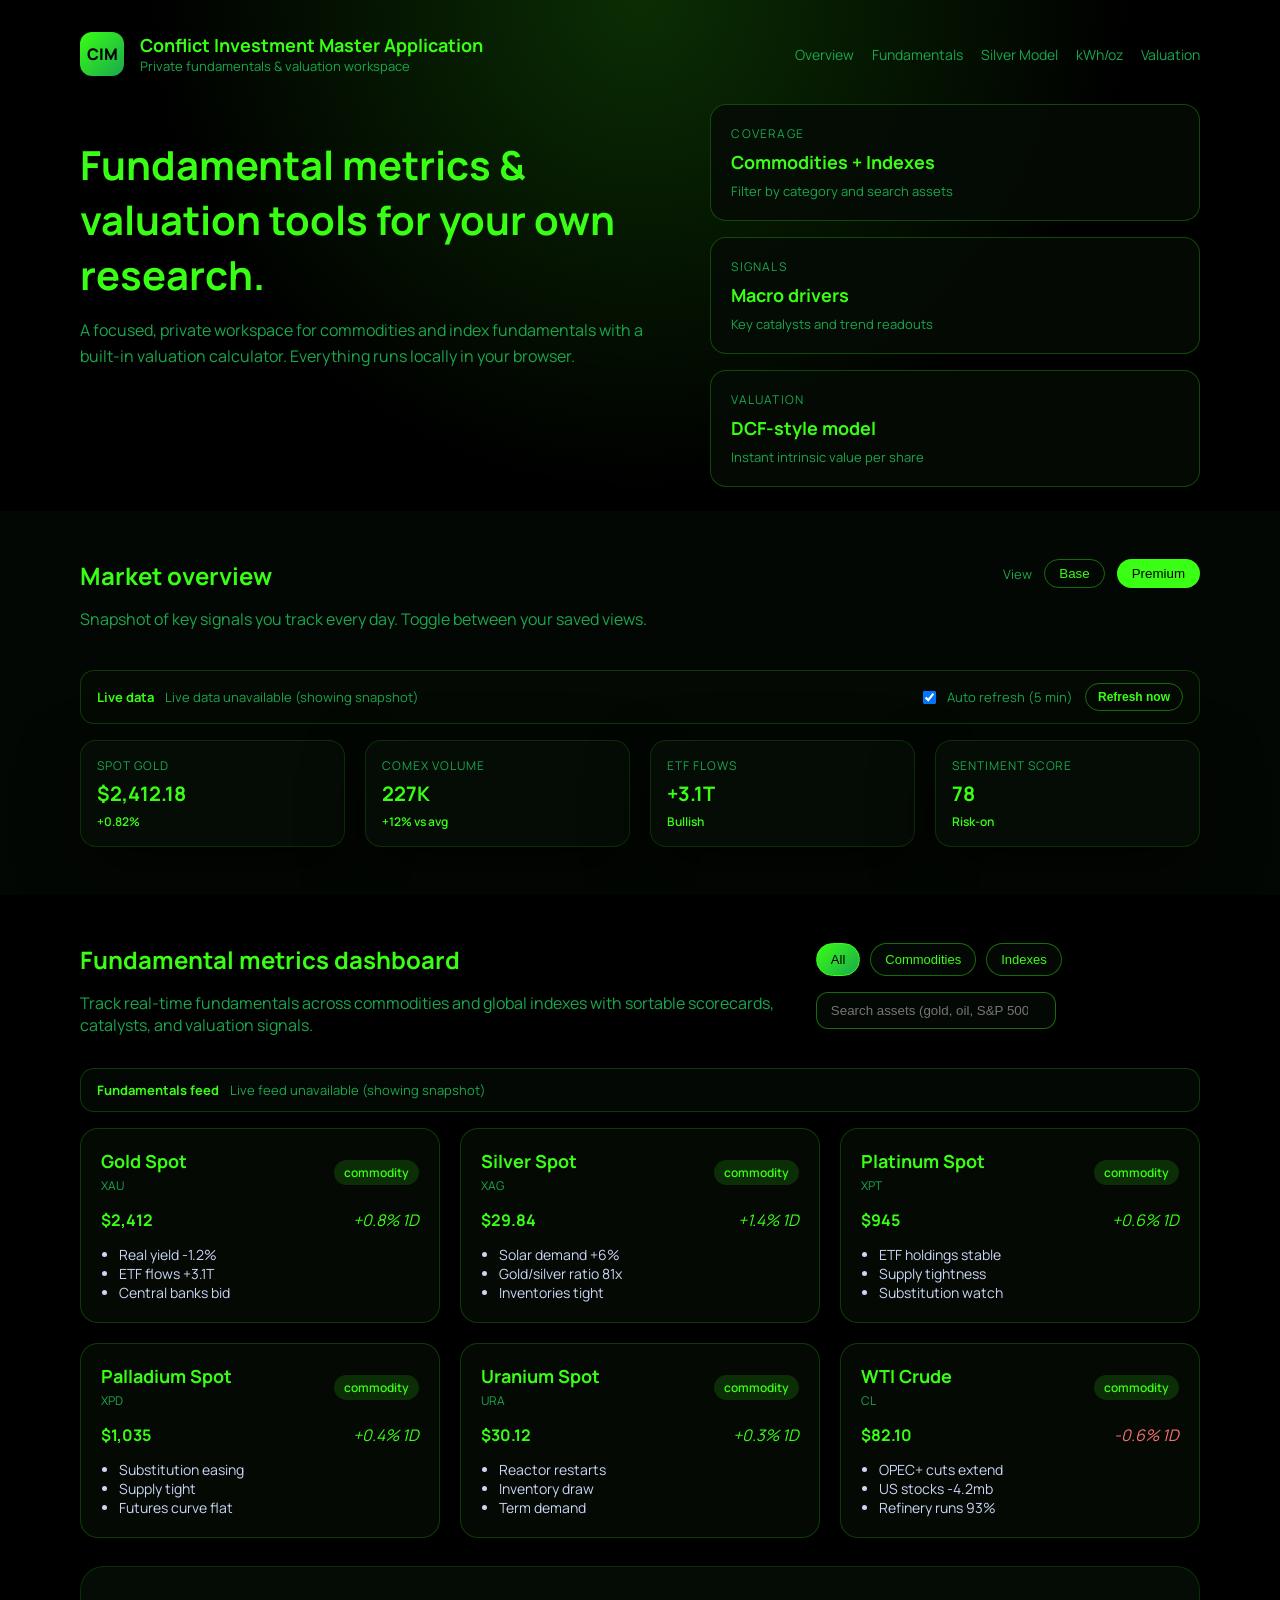
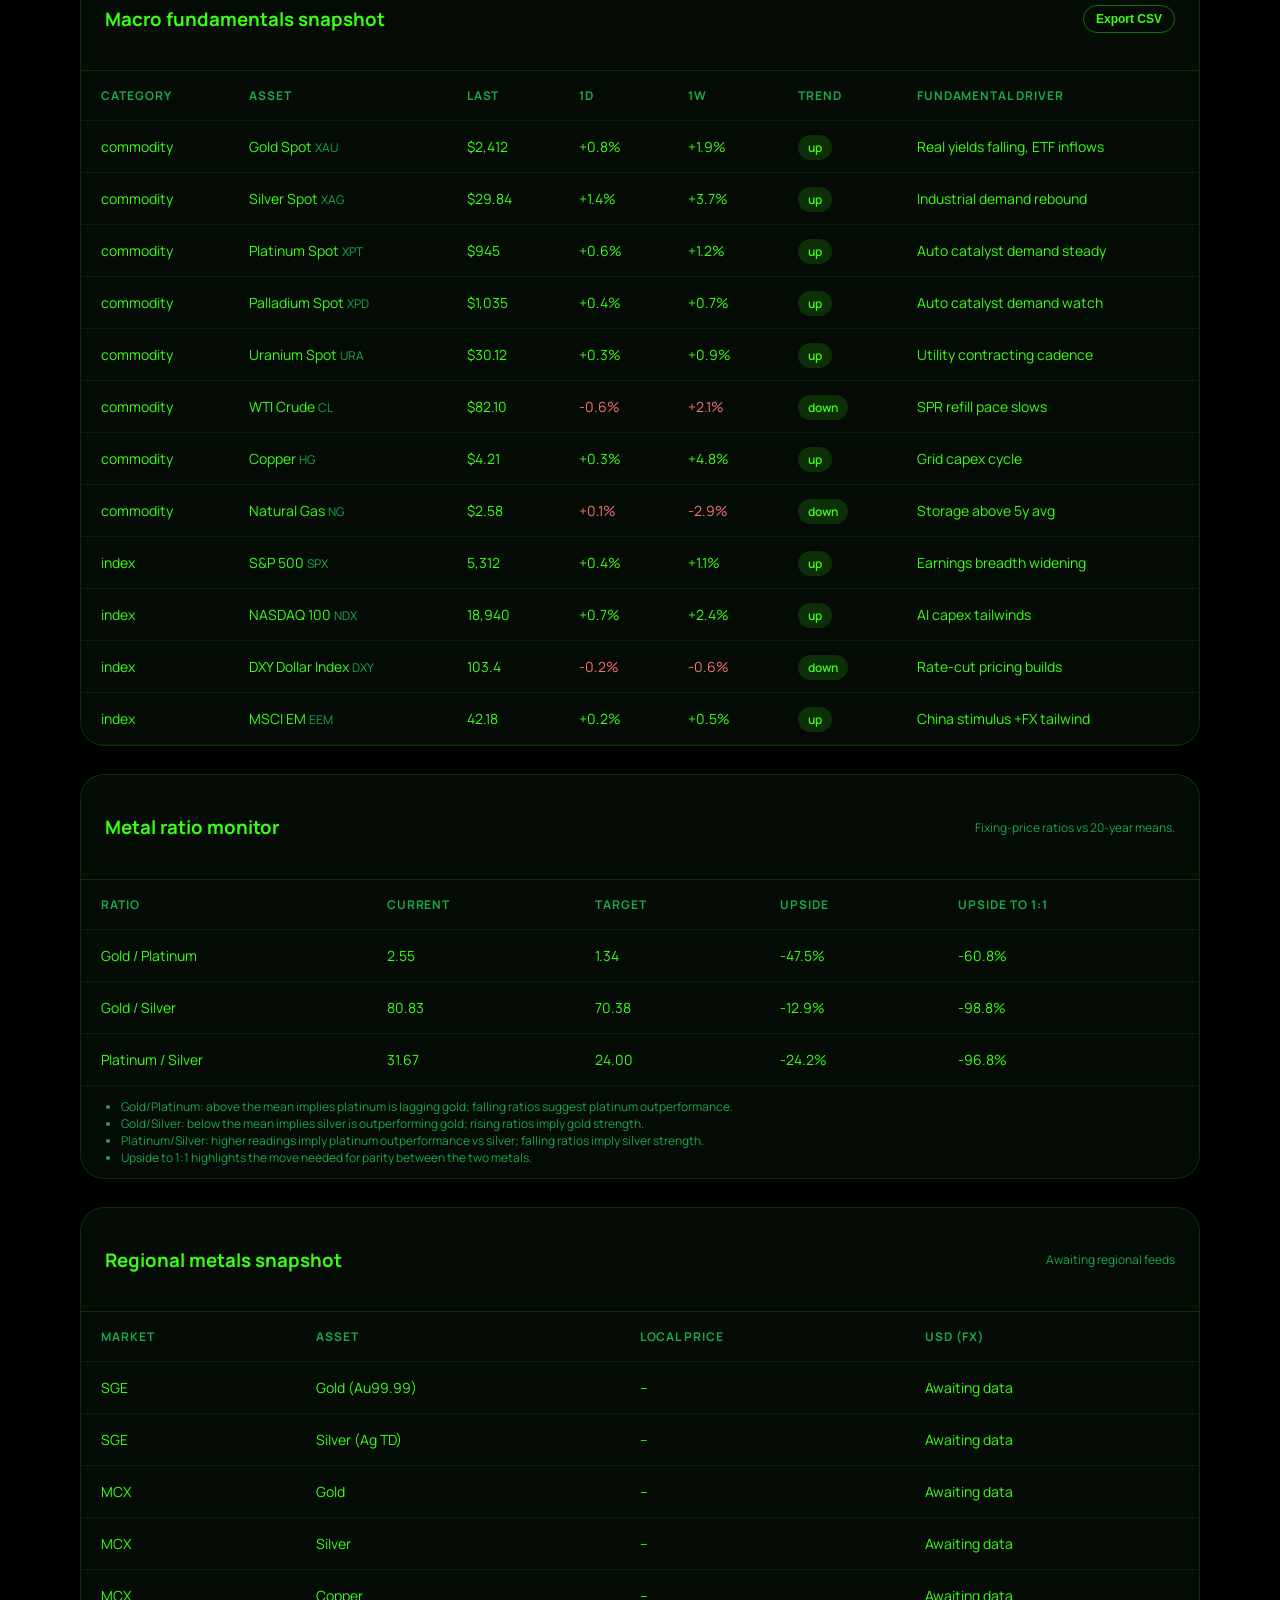
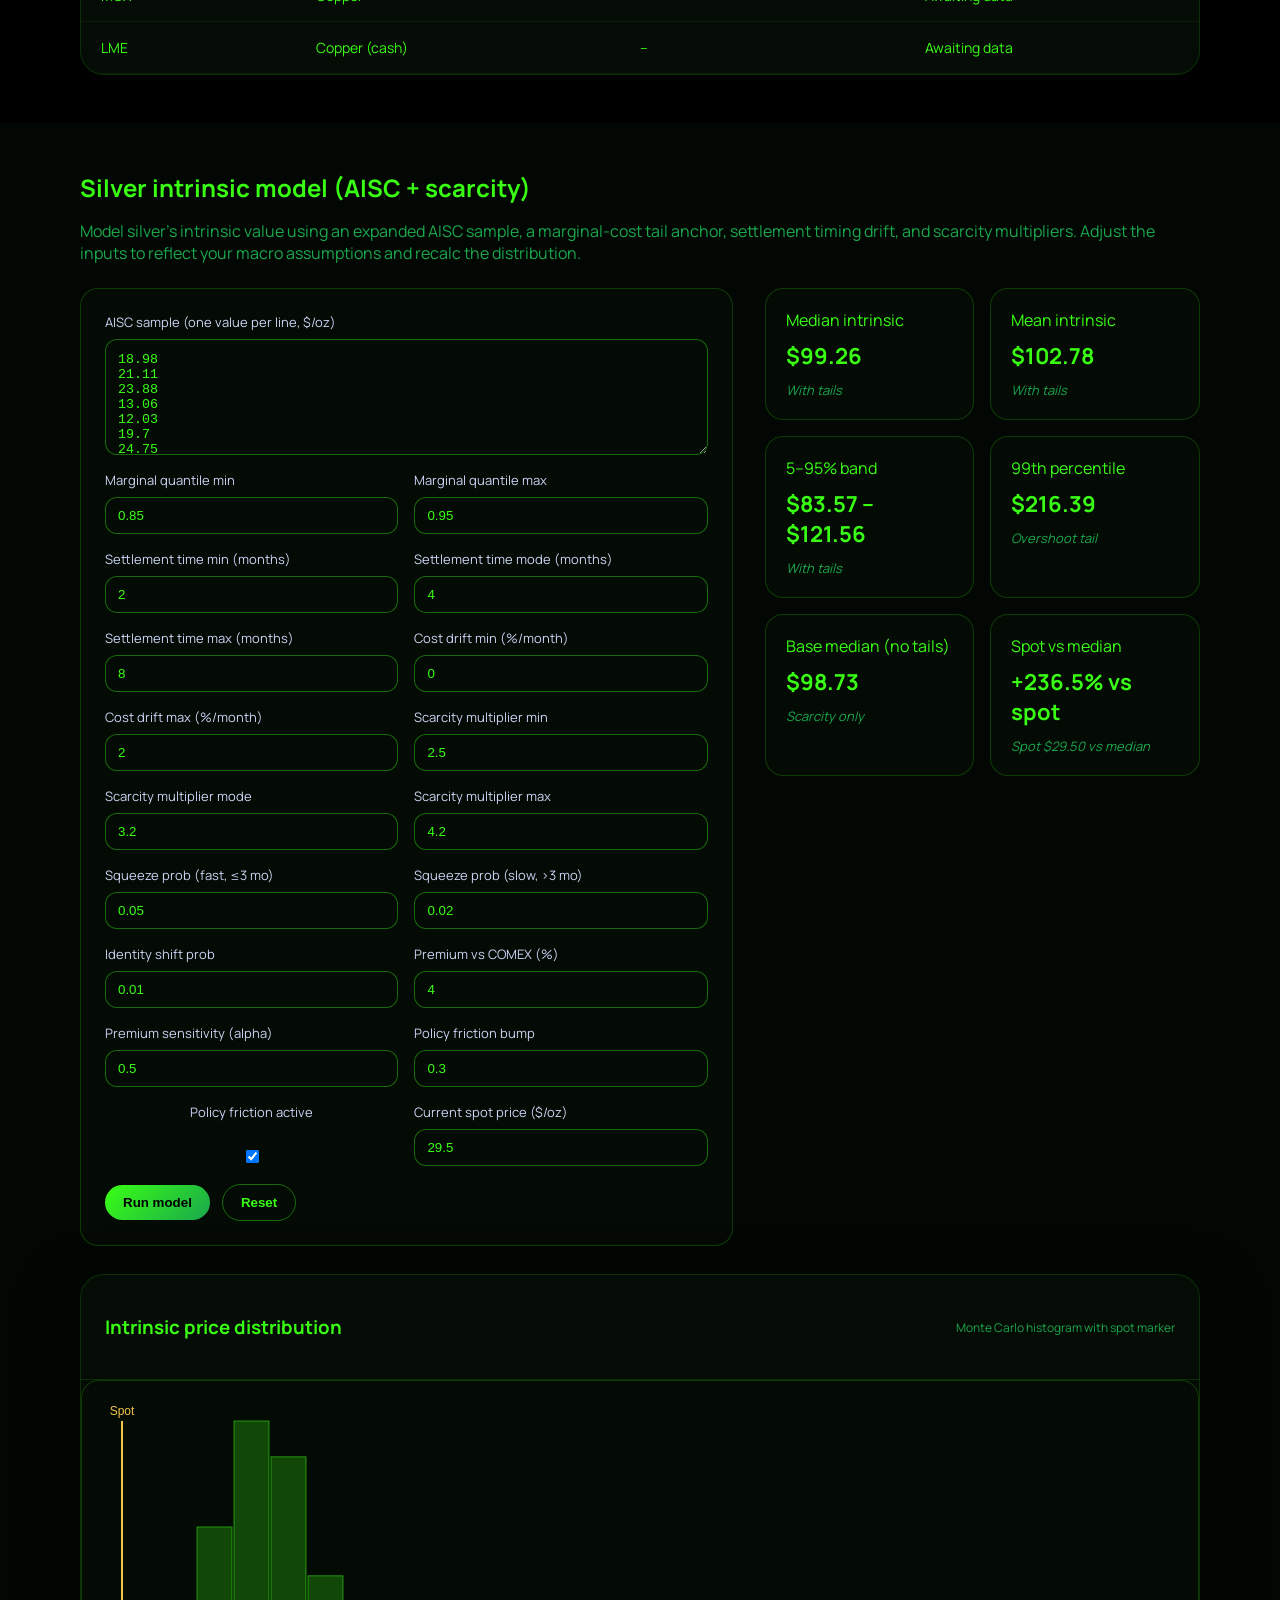
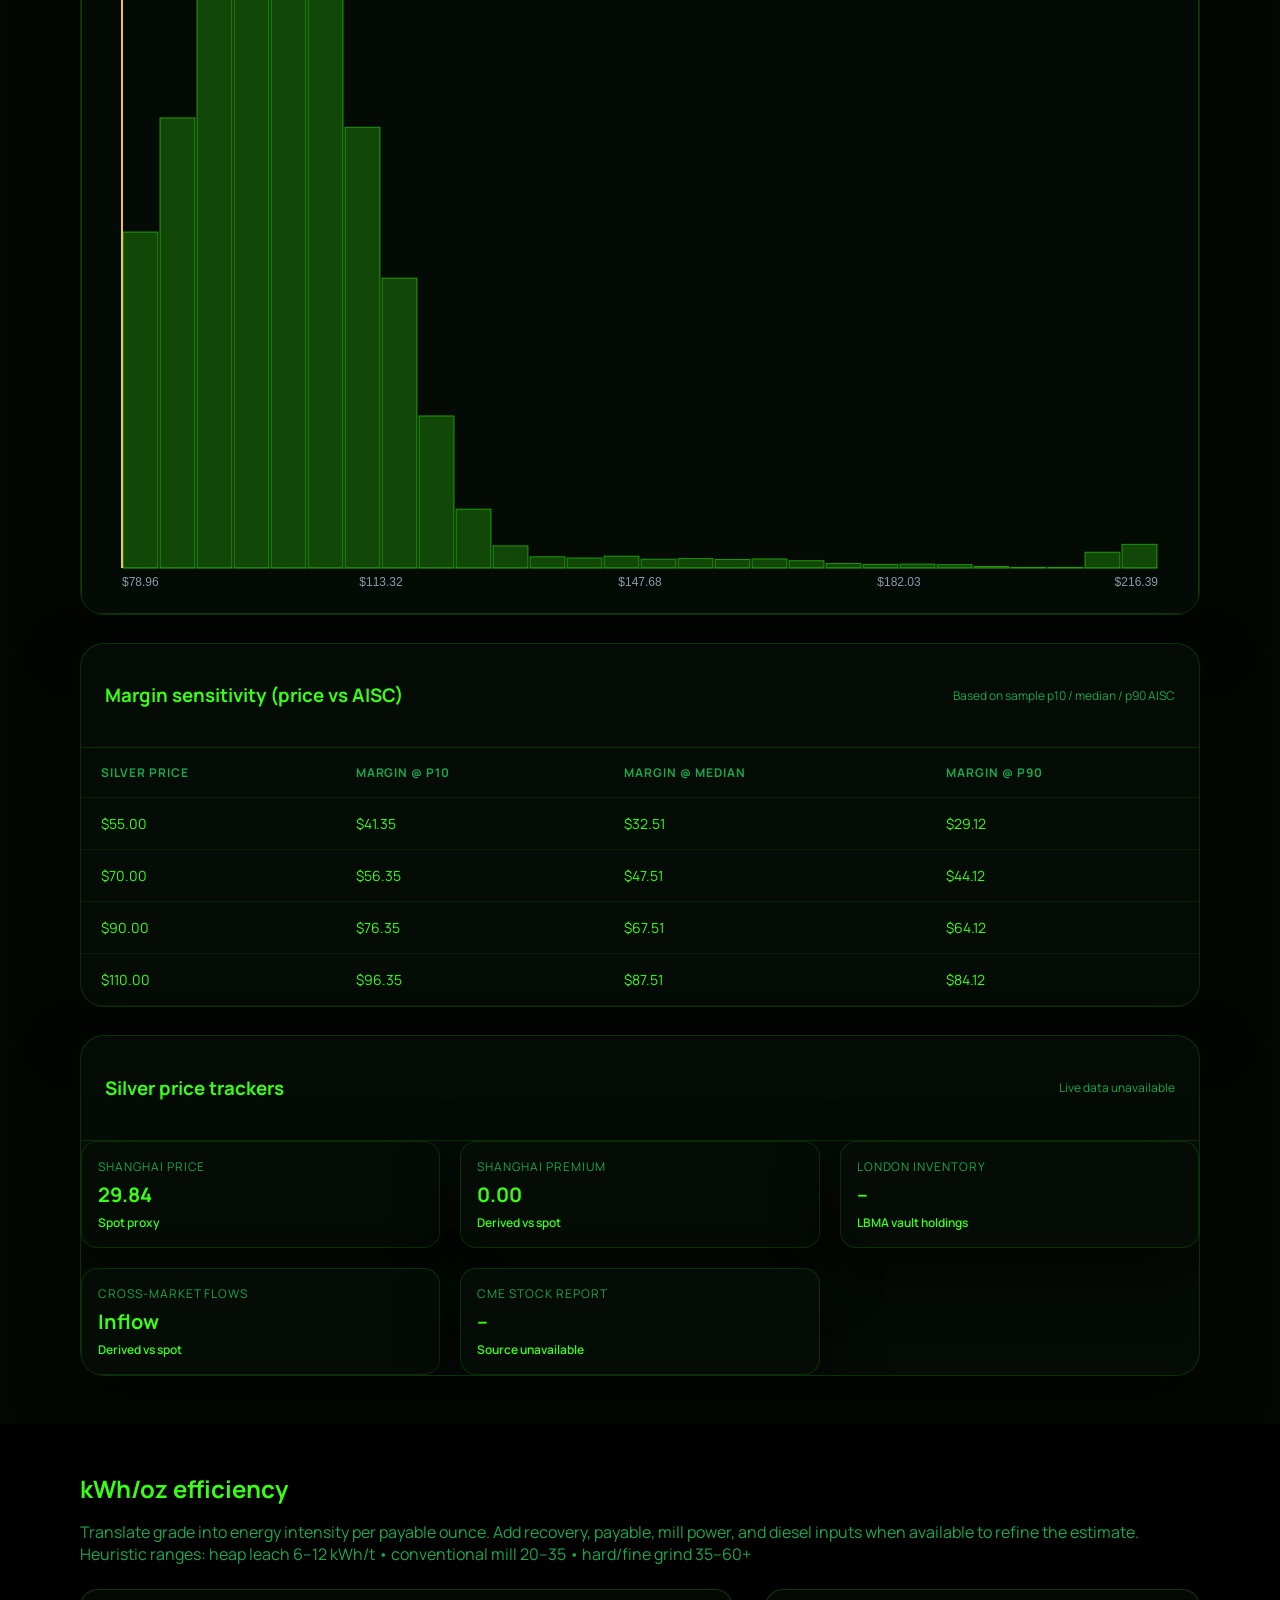
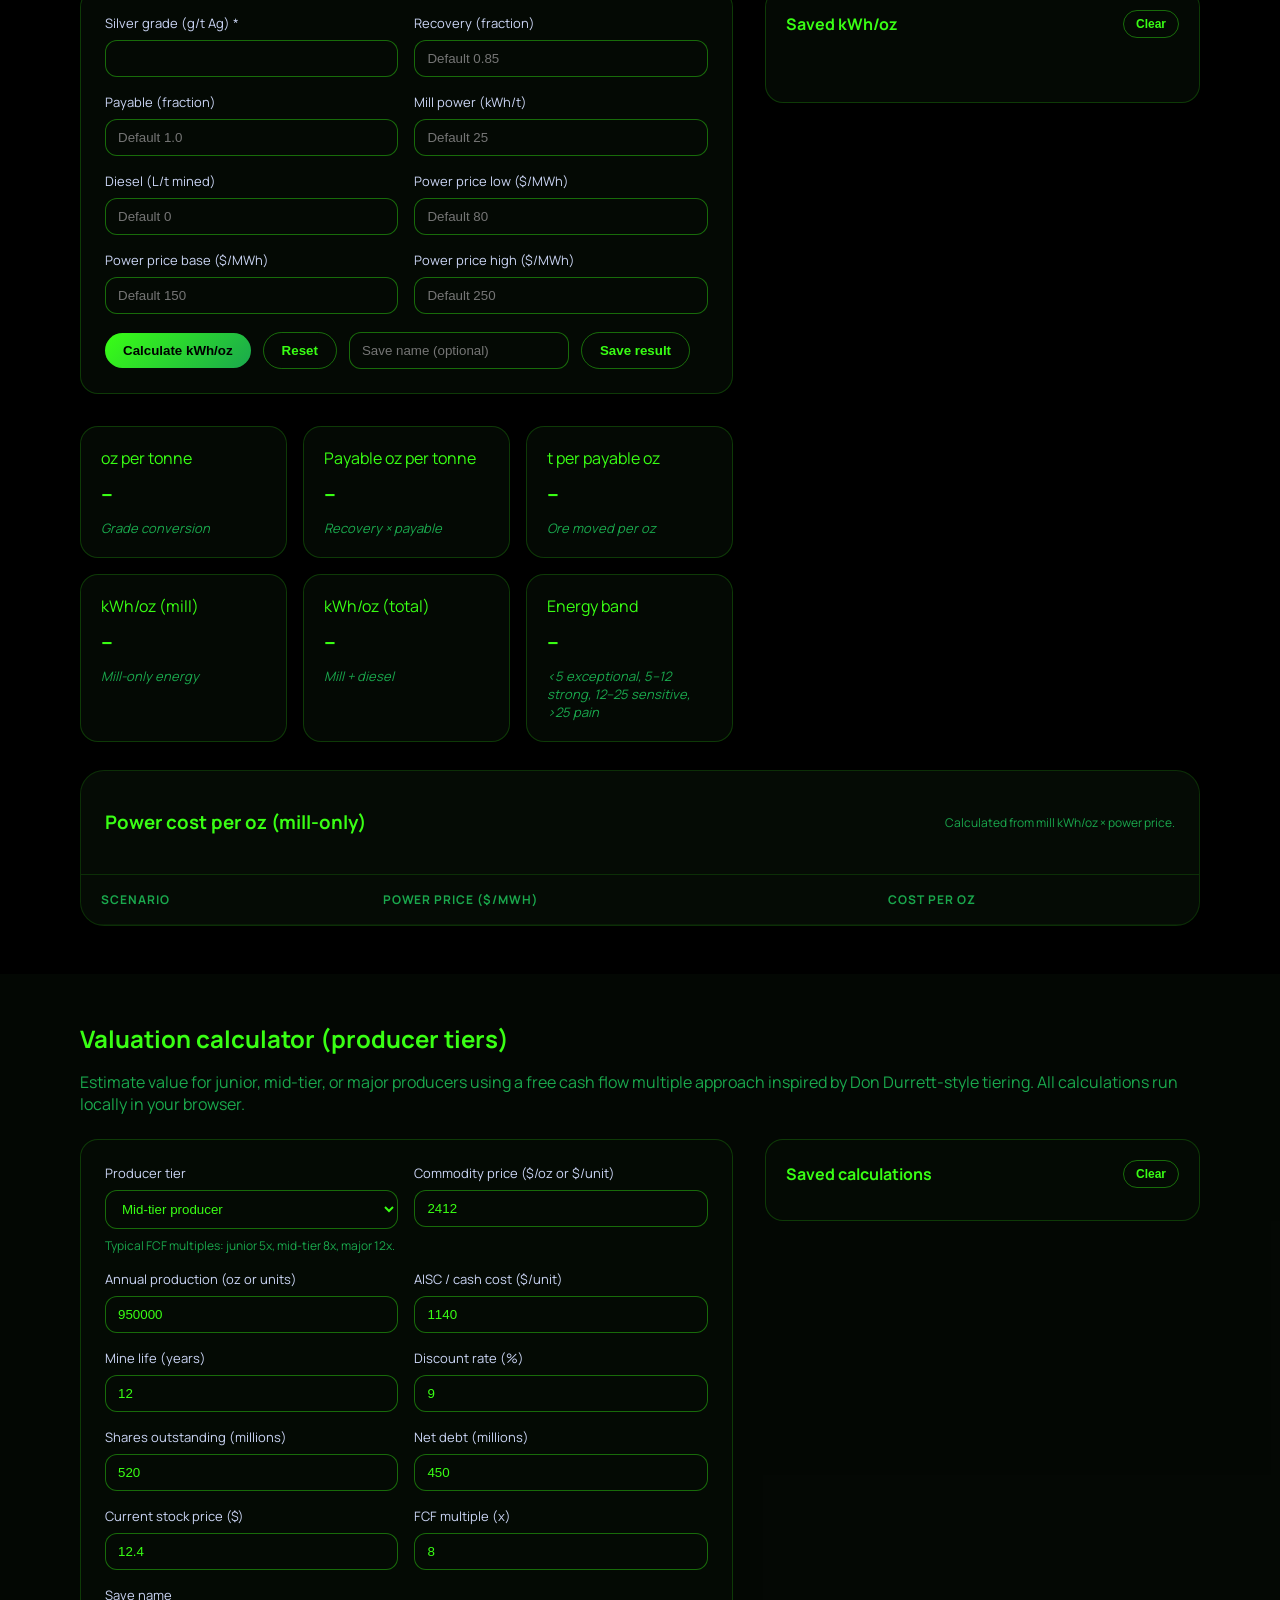
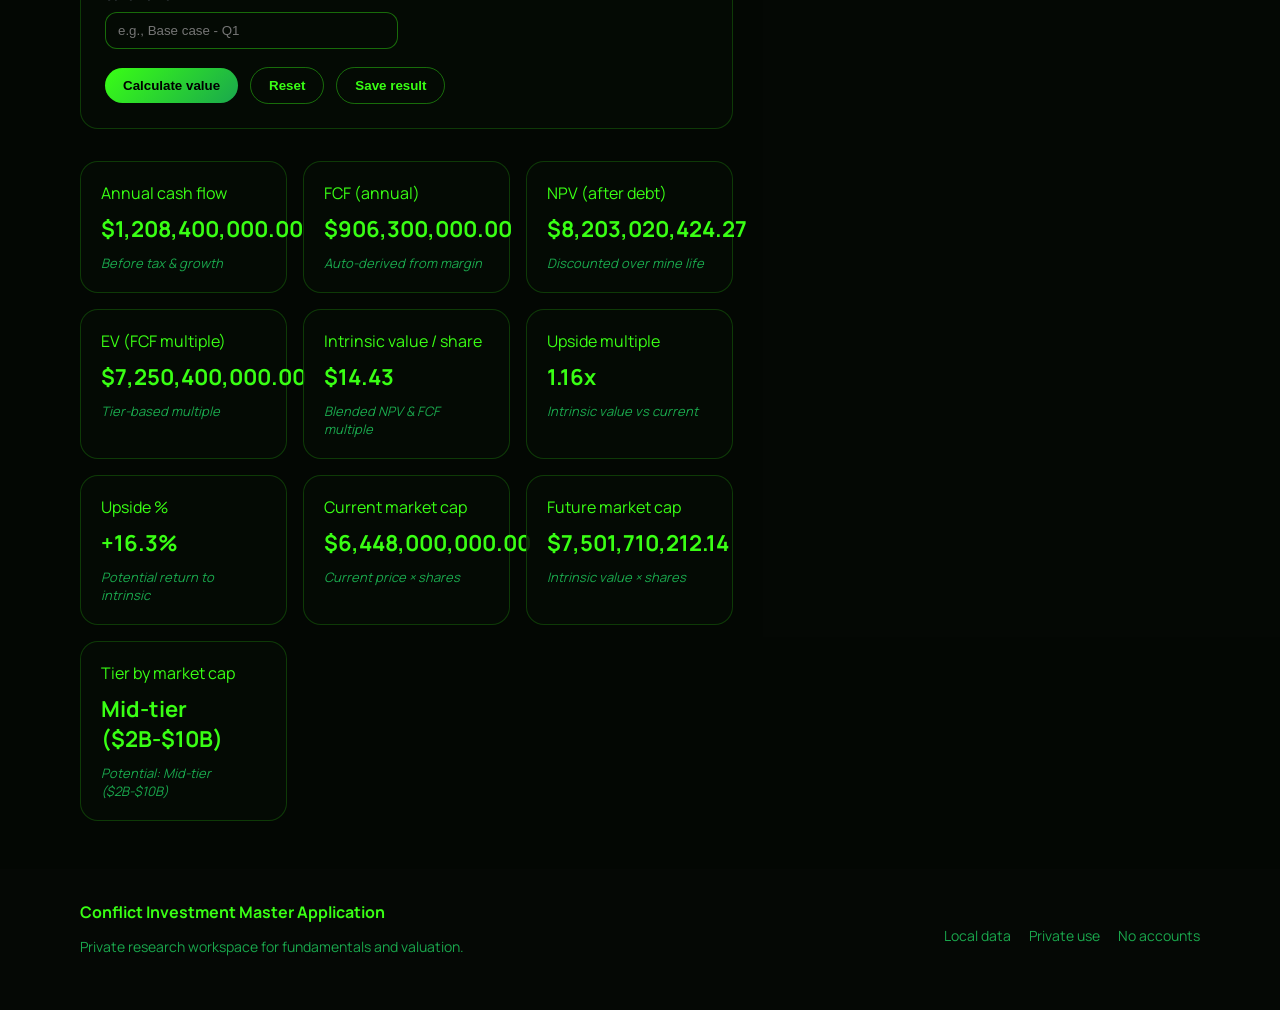
<file: index.html>
<!doctype html>
<html lang="en">
  <head>
    <meta charset="UTF-8" />
    <meta name="viewport" content="width=device-width, initial-scale=1.0" />
    <title>Conflict Investment Master Application</title>
    <link rel="stylesheet" href="styles.css" />
    <link rel="preconnect" href="https://fonts.googleapis.com" />
    <link rel="preconnect" href="https://fonts.gstatic.com" crossorigin />
    <link
      href="https://fonts.googleapis.com/css2?family=Manrope:wght@300;400;600;700;800&display=swap"
      rel="stylesheet"
    />
  </head>
  <body>
    <header class="app-header">
      <nav class="nav">
        <div class="brand">
          <span class="brand-mark">CIM</span>
          <div>
            <div class="brand-name">Conflict Investment Master Application</div>
            <div class="brand-tag">Private fundamentals &amp; valuation workspace</div>
          </div>
        </div>
        <div class="nav-links">
          <a href="#overview">Overview</a>
          <a href="#fundamentals">Fundamentals</a>
          <a href="#silver-model">Silver Model</a>
          <a href="#kwh-oz">kWh/oz</a>
          <a href="#calculator">Valuation</a>
        </div>
      </nav>
      <section class="app-summary">
        <div>
          <h1>Fundamental metrics &amp; valuation tools for your own research.</h1>
          <p class="lead">
            A focused, private workspace for commodities and index fundamentals with a built-in
            valuation calculator. Everything runs locally in your browser.
          </p>
        </div>
        <div class="summary-cards">
          <div class="summary-card">
            <span>Coverage</span>
            <strong>Commodities + Indexes</strong>
            <em>Filter by category and search assets</em>
          </div>
          <div class="summary-card">
            <span>Signals</span>
            <strong>Macro drivers</strong>
            <em>Key catalysts and trend readouts</em>
          </div>
          <div class="summary-card">
            <span>Valuation</span>
            <strong>DCF-style model</strong>
            <em>Instant intrinsic value per share</em>
          </div>
        </div>
      </section>
    </header>

    <main>
      <section id="overview" class="section section-muted">
        <div class="section-title split">
          <div>
            <h2>Market overview</h2>
            <p>Snapshot of key signals you track every day. Toggle between your saved views.</p>
          </div>
          <div class="toggle">
            <span>View</span>
            <button class="toggle-btn" data-mode="standard">Base</button>
            <button class="toggle-btn active" data-mode="premium">Premium</button>
          </div>
        </div>
        <div class="live-status">
          <div>
            <strong>Live data</strong>
            <span id="liveStatus">Last updated: --</span>
          </div>
          <div class="live-controls">
            <label class="live-toggle">
              <input type="checkbox" id="autoRefresh" checked />
              Auto refresh (5 min)
            </label>
            <button class="btn ghost small" id="refreshData">Refresh now</button>
          </div>
        </div>
        <div class="grid four" id="metricGrid"></div>
      </section>

      <section id="fundamentals" class="section">
        <div class="section-title split">
          <div>
            <h2>Fundamental metrics dashboard</h2>
            <p>
              Track real-time fundamentals across commodities and global indexes with sortable
              scorecards, catalysts, and valuation signals.
            </p>
          </div>
          <div class="filters">
            <div class="filter-buttons">
              <button class="filter-btn active" data-category="all">All</button>
              <button class="filter-btn" data-category="commodity">Commodities</button>
              <button class="filter-btn" data-category="index">Indexes</button>
            </div>
            <input
              id="fundamentalSearch"
              type="search"
              placeholder="Search assets (gold, oil, S&P 500...)"
              aria-label="Search assets"
            />
          </div>
        </div>
        <div class="live-status compact">
          <div>
            <strong>Fundamentals feed</strong>
            <span id="fundamentalsStatus">Awaiting live update</span>
          </div>
        </div>
        <div class="grid three" id="fundamentalCards"></div>
        <div class="table-card">
          <div class="table-header">
            <h3>Macro fundamentals snapshot</h3>
            <button class="btn ghost small">Export CSV</button>
          </div>
          <table>
            <thead>
              <tr>
                <th>Category</th>
                <th>Asset</th>
                <th>Last</th>
                <th>1D</th>
                <th>1W</th>
                <th>Trend</th>
                <th>Fundamental driver</th>
              </tr>
            </thead>
            <tbody id="fundamentalTableBody"></tbody>
          </table>
        </div>
        <div class="table-card">
          <div class="table-header">
            <h3>Metal ratio monitor</h3>
            <span class="table-note">Fixing-price ratios vs 20-year means.</span>
          </div>
          <table>
            <thead>
              <tr>
                <th>Ratio</th>
                <th>Current</th>
                <th>Target</th>
                <th>Upside</th>
                <th>Upside to 1:1</th>
              </tr>
            </thead>
            <tbody>
              <tr>
                <td>Gold / Platinum</td>
                <td id="ratioGoldPlatinum">--</td>
                <td id="targetGoldPlatinum">1.34</td>
                <td id="upsideGoldPlatinum">--</td>
                <td id="oneToOneGoldPlatinum">--</td>
              </tr>
              <tr>
                <td>Gold / Silver</td>
                <td id="ratioGoldSilver">--</td>
                <td id="targetGoldSilver">70.38</td>
                <td id="upsideGoldSilver">--</td>
                <td id="oneToOneGoldSilver">--</td>
              </tr>
              <tr>
                <td>Platinum / Silver</td>
                <td id="ratioPlatinumSilver">--</td>
                <td id="targetPlatinumSilver">24.00</td>
                <td id="upsidePlatinumSilver">--</td>
                <td id="oneToOnePlatinumSilver">--</td>
              </tr>
            </tbody>
          </table>
          <ul class="table-note">
            <li>Gold/Platinum: above the mean implies platinum is lagging gold; falling ratios suggest platinum outperformance.</li>
            <li>Gold/Silver: below the mean implies silver is outperforming gold; rising ratios imply gold strength.</li>
            <li>Platinum/Silver: higher readings imply platinum outperformance vs silver; falling ratios imply silver strength.</li>
            <li>Upside to 1:1 highlights the move needed for parity between the two metals.</li>
          </ul>
        </div>
        <div class="table-card">
          <div class="table-header">
            <h3>Regional metals snapshot</h3>
            <span class="table-note" id="regionalMetalsStatus">Awaiting data</span>
          </div>
          <table>
            <thead>
              <tr>
                <th>Market</th>
                <th>Asset</th>
                <th>Local price</th>
                <th>USD (FX)</th>
              </tr>
            </thead>
            <tbody id="regionalMetalsBody"></tbody>
          </table>
        </div>
      </section>

      <section id="silver-model" class="section section-muted">
        <div class="section-title">
          <h2>Silver intrinsic model (AISC + scarcity)</h2>
          <p>
            Model silver’s intrinsic value using an expanded AISC sample, a marginal-cost tail
            anchor, settlement timing drift, and scarcity multipliers. Adjust the inputs to reflect
            your macro assumptions and recalc the distribution.
          </p>
        </div>
        <div class="calculator">
          <form id="silverModelForm" class="calculator-form">
            <div class="form-grid">
              <label class="span-two">
                AISC sample (one value per line, $/oz)
                <textarea id="silverAiscSample" rows="6"></textarea>
              </label>
              <label>
                Marginal quantile min
                <input type="number" step="0.01" id="silverQuantileMin" value="0.85" required />
              </label>
              <label>
                Marginal quantile max
                <input type="number" step="0.01" id="silverQuantileMax" value="0.95" required />
              </label>
              <label>
                Settlement time min (months)
                <input type="number" step="0.1" id="silverSettleMin" value="2" required />
              </label>
              <label>
                Settlement time mode (months)
                <input type="number" step="0.1" id="silverSettleMode" value="4" required />
              </label>
              <label>
                Settlement time max (months)
                <input type="number" step="0.1" id="silverSettleMax" value="8" required />
              </label>
              <label>
                Cost drift min (%/month)
                <input type="number" step="0.1" id="silverDriftMin" value="0" required />
              </label>
              <label>
                Cost drift max (%/month)
                <input type="number" step="0.1" id="silverDriftMax" value="2" required />
              </label>
              <label>
                Scarcity multiplier min
                <input type="number" step="0.1" id="silverMultMin" value="2.5" required />
              </label>
              <label>
                Scarcity multiplier mode
                <input type="number" step="0.1" id="silverMultMode" value="3.2" required />
              </label>
              <label>
                Scarcity multiplier max
                <input type="number" step="0.1" id="silverMultMax" value="4.2" required />
              </label>
              <label>
                Squeeze prob (fast, ≤3 mo)
                <input type="number" step="0.01" id="silverSqueezeFast" value="0.05" required />
              </label>
              <label>
                Squeeze prob (slow, >3 mo)
                <input type="number" step="0.01" id="silverSqueezeSlow" value="0.02" required />
              </label>
              <label>
                Identity shift prob
                <input type="number" step="0.01" id="silverIdentityProb" value="0.01" required />
              </label>
              <label>
                Premium vs COMEX (%)
                <input type="number" step="0.1" id="silverPremiumPct" value="4" required />
              </label>
              <label>
                Premium sensitivity (alpha)
                <input type="number" step="0.1" id="silverPremiumAlpha" value="0.5" required />
              </label>
              <label>
                Policy friction bump
                <input type="number" step="0.1" id="silverPolicyBump" value="0.3" required />
              </label>
              <label class="checkbox-field">
                <span>Policy friction active</span>
                <input type="checkbox" id="silverPolicyActive" checked />
              </label>
              <label>
                Current spot price ($/oz)
                <input type="number" step="0.01" id="silverSpotPrice" value="29.5" required />
              </label>
            </div>
            <div class="form-actions">
              <button class="btn" type="submit">Run model</button>
              <button class="btn ghost" type="button" id="silverReset">Reset</button>
            </div>
          </form>
          <div class="calc-results" id="silverResults">
            <div class="calc-card">
              <span>Median intrinsic</span>
              <strong id="silverMedian">$--</strong>
              <em>With tails</em>
            </div>
            <div class="calc-card">
              <span>Mean intrinsic</span>
              <strong id="silverMean">$--</strong>
              <em>With tails</em>
            </div>
            <div class="calc-card">
              <span>5–95% band</span>
              <strong id="silverBand">$--</strong>
              <em>With tails</em>
            </div>
            <div class="calc-card">
              <span>99th percentile</span>
              <strong id="silverP99">$--</strong>
              <em>Overshoot tail</em>
            </div>
            <div class="calc-card">
              <span>Base median (no tails)</span>
              <strong id="silverBaseMedian">$--</strong>
              <em>Scarcity only</em>
            </div>
            <div class="calc-card">
              <span>Spot vs median</span>
              <strong id="silverSpotDelta">$--</strong>
              <em id="silverSpotNote">Spot price comparison</em>
            </div>
          </div>
        </div>
        <div class="table-card">
          <div class="table-header">
            <h3>Intrinsic price distribution</h3>
            <span class="table-note">Monte Carlo histogram with spot marker</span>
          </div>
          <div class="chart-card">
            <canvas id="silverDistribution" height="220"></canvas>
            <div class="chart-tooltip" id="silverTooltip" role="status"></div>
          </div>
        </div>
        <div class="table-card">
          <div class="table-header">
            <h3>Margin sensitivity (price vs AISC)</h3>
            <span class="table-note">Based on sample p10 / median / p90 AISC</span>
          </div>
          <table>
            <thead>
              <tr>
                <th>Silver price</th>
                <th>Margin @ p10</th>
                <th>Margin @ median</th>
                <th>Margin @ p90</th>
              </tr>
            </thead>
            <tbody id="silverMarginTable"></tbody>
          </table>
        </div>
        <div class="table-card">
          <div class="table-header">
            <h3>Silver price trackers</h3>
            <span class="table-note" id="silverTrackerStatus">Awaiting data</span>
          </div>
          <div class="grid three" id="silverTrackers">
            <div class="metric">
              <span>Shanghai price</span>
              <strong id="shanghaiPrice">--</strong>
              <em id="shanghaiPriceNote">Awaiting feed</em>
            </div>
            <div class="metric">
              <span>Shanghai premium</span>
              <strong id="shanghaiPremium">--</strong>
              <em id="shanghaiPremiumNote">Awaiting feed</em>
            </div>
            <div class="metric">
              <span>London inventory</span>
              <strong id="londonInventory">--</strong>
              <em id="londonInventoryNote">Awaiting feed</em>
            </div>
            <div class="metric">
              <span>Cross-market flows</span>
              <strong id="crossMarketFlows">--</strong>
              <em id="crossMarketFlowsNote">Awaiting feed</em>
            </div>
            <div class="metric">
              <span>CME stock report</span>
              <strong id="cmeStocks">--</strong>
              <em id="cmeStocksNote">Awaiting feed</em>
            </div>
          </div>
        </div>
      </section>

      <section id="kwh-oz" class="section">
        <div class="section-title">
          <h2>kWh/oz efficiency</h2>
          <p>
            Translate grade into energy intensity per payable ounce. Add recovery, payable, mill
            power, and diesel inputs when available to refine the estimate. Heuristic ranges: heap leach 6–12 kWh/t • conventional mill 20–35 • hard/fine grind 35–60+
          </p>
        </div>
        <div class="calculator">
          <form id="kwhForm" class="calculator-form">
            <div class="form-grid">
              <label>
                Silver grade (g/t Ag) *
                <input type="number" step="0.01" id="kwhGrade" required />
              </label>
              <label>
                Recovery (fraction)
                <input type="number" step="0.01" id="kwhRecovery" placeholder="Default 0.85" />
              </label>
              <label>
                Payable (fraction)
                <input type="number" step="0.01" id="kwhPayable" placeholder="Default 1.0" />
              </label>
              <label>
                Mill power (kWh/t)
                <input type="number" step="0.1" id="kwhMill" placeholder="Default 25" />
              </label>
              <label>
                Diesel (L/t mined)
                <input type="number" step="0.1" id="kwhDiesel" placeholder="Default 0" />
              </label>
              <label>
                Power price low ($/MWh)
                <input type="number" step="1" id="kwhPowerLow" placeholder="Default 80" />
              </label>
              <label>
                Power price base ($/MWh)
                <input type="number" step="1" id="kwhPowerBase" placeholder="Default 150" />
              </label>
              <label>
                Power price high ($/MWh)
                <input type="number" step="1" id="kwhPowerHigh" placeholder="Default 250" />
              </label>
            </div>
            <div class="form-actions">
              <button class="btn" type="submit">Calculate kWh/oz</button>
              <button class="btn ghost" type="button" id="kwhReset">Reset</button>
              <label class="inline-input">
                <span class="sr-only">Save name</span>
                <input type="text" id="kwhSaveName" placeholder="Save name (optional)" />
              </label>
              <button class="btn ghost" type="button" id="kwhSave">Save result</button>
            </div>
          </form>
          <div class="saved-results">
            <div class="saved-header">
              <h3>Saved kWh/oz</h3>
              <button class="btn ghost small" type="button" id="kwhClearSaved">Clear</button>
            </div>
            <ul id="kwhSavedList"></ul>
          </div>
          <div class="calc-results" id="kwhResults">
            <div class="calc-card">
              <span>oz per tonne</span>
              <strong id="kwhOzPerT">--</strong>
              <em>Grade conversion</em>
            </div>
            <div class="calc-card">
              <span>Payable oz per tonne</span>
              <strong id="kwhPayableOzPerT">--</strong>
              <em>Recovery × payable</em>
            </div>
            <div class="calc-card">
              <span>t per payable oz</span>
              <strong id="kwhTPerOz">--</strong>
              <em>Ore moved per oz</em>
            </div>
            <div class="calc-card">
              <span>kWh/oz (mill)</span>
              <strong id="kwhPerOzMill">--</strong>
              <em>Mill-only energy</em>
            </div>
            <div class="calc-card">
              <span>kWh/oz (total)</span>
              <strong id="kwhPerOzTotal">--</strong>
              <em>Mill + diesel</em>
            </div>
            <div class="calc-card">
              <span>Energy band</span>
              <strong id="kwhBand">--</strong>
              <em>&lt;5 exceptional, 5–12 strong, 12–25 sensitive, &gt;25 pain</em>
            </div>
          </div>
        </div>
        <div class="table-card">
          <div class="table-header">
            <h3>Power cost per oz (mill-only)</h3>
            <span class="table-note">Calculated from mill kWh/oz × power price.</span>
          </div>
          <table>
            <thead>
              <tr>
                <th>Scenario</th>
                <th>Power price ($/MWh)</th>
                <th>Cost per oz</th>
              </tr>
            </thead>
            <tbody id="kwhPowerTable"></tbody>
          </table>
        </div>
        <div class="warning-card" id="kwhWarnings">
          <strong>Defaults applied</strong>
          <ul></ul>
        </div>
      </section>

      <section id="calculator" class="section section-muted">
        <div class="section-title">
          <h2>Valuation calculator (producer tiers)</h2>
          <p>
            Estimate value for junior, mid-tier, or major producers using a free cash flow multiple
            approach inspired by Don Durrett-style tiering. All calculations run locally in your
            browser.
          </p>
        </div>
        <div class="calculator">
          <form id="valuationForm" class="calculator-form">
            <div class="form-grid">
              <label>
                Producer tier
                <select id="calcTier">
                  <option value="junior">Junior producer</option>
                  <option value="mid" selected>Mid-tier producer</option>
                  <option value="major">Major producer</option>
                </select>
                <span class="field-hint">Typical FCF multiples: junior 5x, mid-tier 8x, major 12x.</span>
              </label>
              <label>
                Commodity price ($/oz or $/unit)
                <input type="number" step="0.01" id="calcPrice" value="2412" required />
              </label>
              <label>
                Annual production (oz or units)
                <input type="number" step="1" id="calcProduction" value="950000" required />
              </label>
              <label>
                AISC / cash cost ($/unit)
                <input type="number" step="0.01" id="calcCost" value="1140" required />
              </label>
              <label>
                Mine life (years)
                <input type="number" step="1" id="calcMineLife" value="12" required />
              </label>
              <label>
                Discount rate (%)
                <input type="number" step="0.1" id="calcDiscount" value="9" required />
              </label>
              <label>
                Shares outstanding (millions)
                <input type="number" step="1" id="calcShares" value="520" required />
              </label>
              <label>
                Net debt (millions)
                <input type="number" step="1" id="calcDebt" value="450" required />
              </label>
              <label>
                Current stock price ($)
                <input type="number" step="0.01" id="calcCurrentPrice" value="12.4" required />
              </label>
              <label>
                FCF multiple (x)
                <input type="number" step="0.1" id="calcFcfMultiple" value="8" required />
              </label>
              <label>
                Save name
                <input type="text" id="calcSaveName" placeholder="e.g., Base case - Q1" />
              </label>
            </div>
            <div class="form-actions">
              <button class="btn" type="submit">Calculate value</button>
              <button class="btn ghost" type="button" id="resetCalc">Reset</button>
              <button class="btn ghost" type="button" id="saveCalc">Save result</button>
            </div>
          </form>
          <div class="saved-results">
            <div class="saved-header">
              <h3>Saved calculations</h3>
              <button class="btn ghost small" type="button" id="clearSaved">Clear</button>
            </div>
            <ul id="savedList"></ul>
          </div>
          <div class="calc-results" id="calcResults">
            <div class="calc-card">
              <span>Annual cash flow</span>
              <strong id="resultCashflow">$1.2B</strong>
              <em>Before tax &amp; growth</em>
            </div>
            <div class="calc-card">
              <span>FCF (annual)</span>
              <strong id="resultFcf">$980M</strong>
              <em>Auto-derived from margin</em>
            </div>
            <div class="calc-card">
              <span>NPV (after debt)</span>
              <strong id="resultNpv">$8.6B</strong>
              <em>Discounted over mine life</em>
            </div>
            <div class="calc-card">
              <span>EV (FCF multiple)</span>
              <strong id="resultEvMultiple">$7.8B</strong>
              <em>Tier-based multiple</em>
            </div>
            <div class="calc-card">
              <span>Intrinsic value / share</span>
              <strong id="resultPerShare">$16.54</strong>
              <em>Blended NPV &amp; FCF multiple</em>
            </div>
            <div class="calc-card">
              <span>Upside multiple</span>
              <strong id="resultUpsideMultiple">1.33x</strong>
              <em>Intrinsic value vs current</em>
            </div>
            <div class="calc-card">
              <span>Upside %</span>
              <strong id="resultUpsidePercent">+33.4%</strong>
              <em>Potential return to intrinsic</em>
            </div>
            <div class="calc-card">
              <span>Current market cap</span>
              <strong id="resultCurrentMcap">$6.4B</strong>
              <em>Current price × shares</em>
            </div>
            <div class="calc-card">
              <span>Future market cap</span>
              <strong id="resultFutureMcap">$8.6B</strong>
              <em>Intrinsic value × shares</em>
            </div>
            <div class="calc-card">
              <span>Tier by market cap</span>
              <strong id="resultTierNow">Mid-tier</strong>
              <em id="resultTierNext">Potential: Major</em>
            </div>
          </div>
        </div>
      </section>

    </main>

    <footer class="footer">
      <div>
        <strong>Conflict Investment Master Application</strong>
        <p>Private research workspace for fundamentals and valuation.</p>
      </div>
      <div class="footer-links">
        <span>Local data</span>
        <span>Private use</span>
        <span>No accounts</span>
      </div>
    </footer>

    <script src="app.js"></script>
  </body>
</html>
</file>
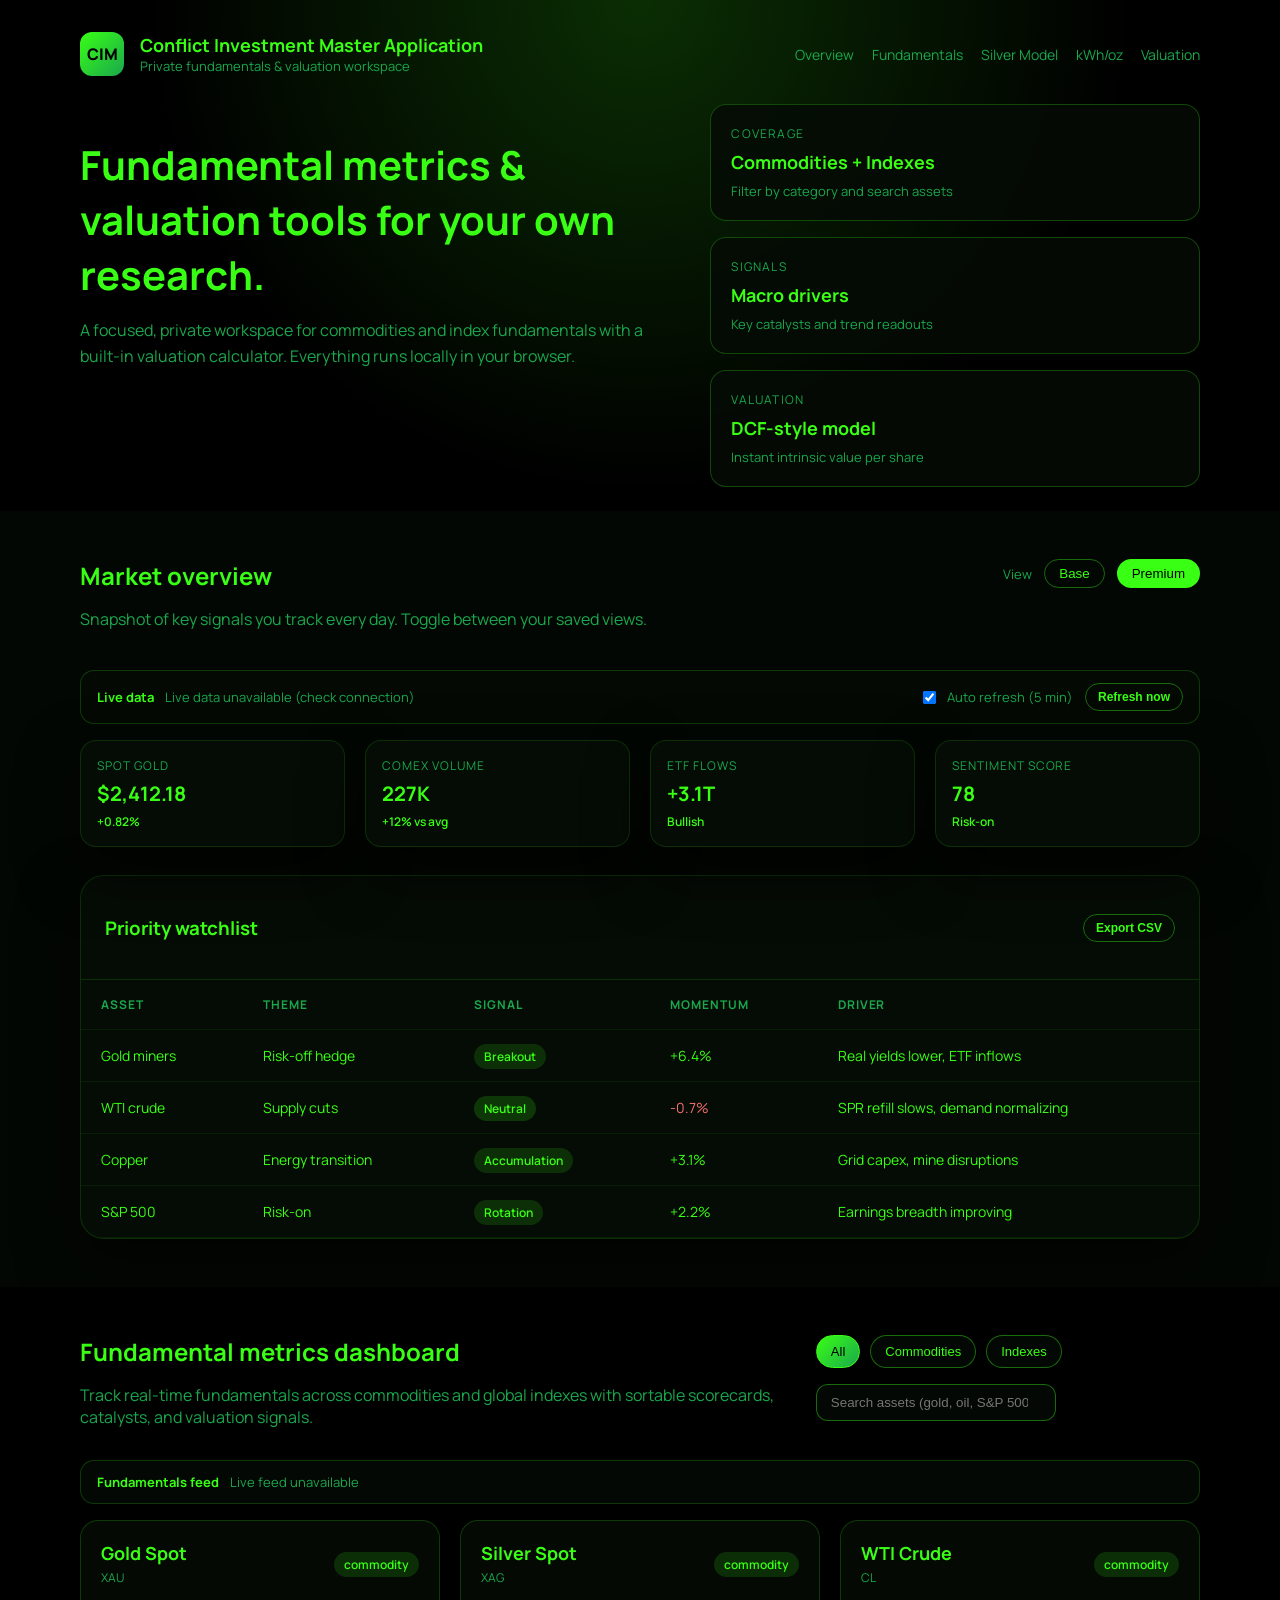
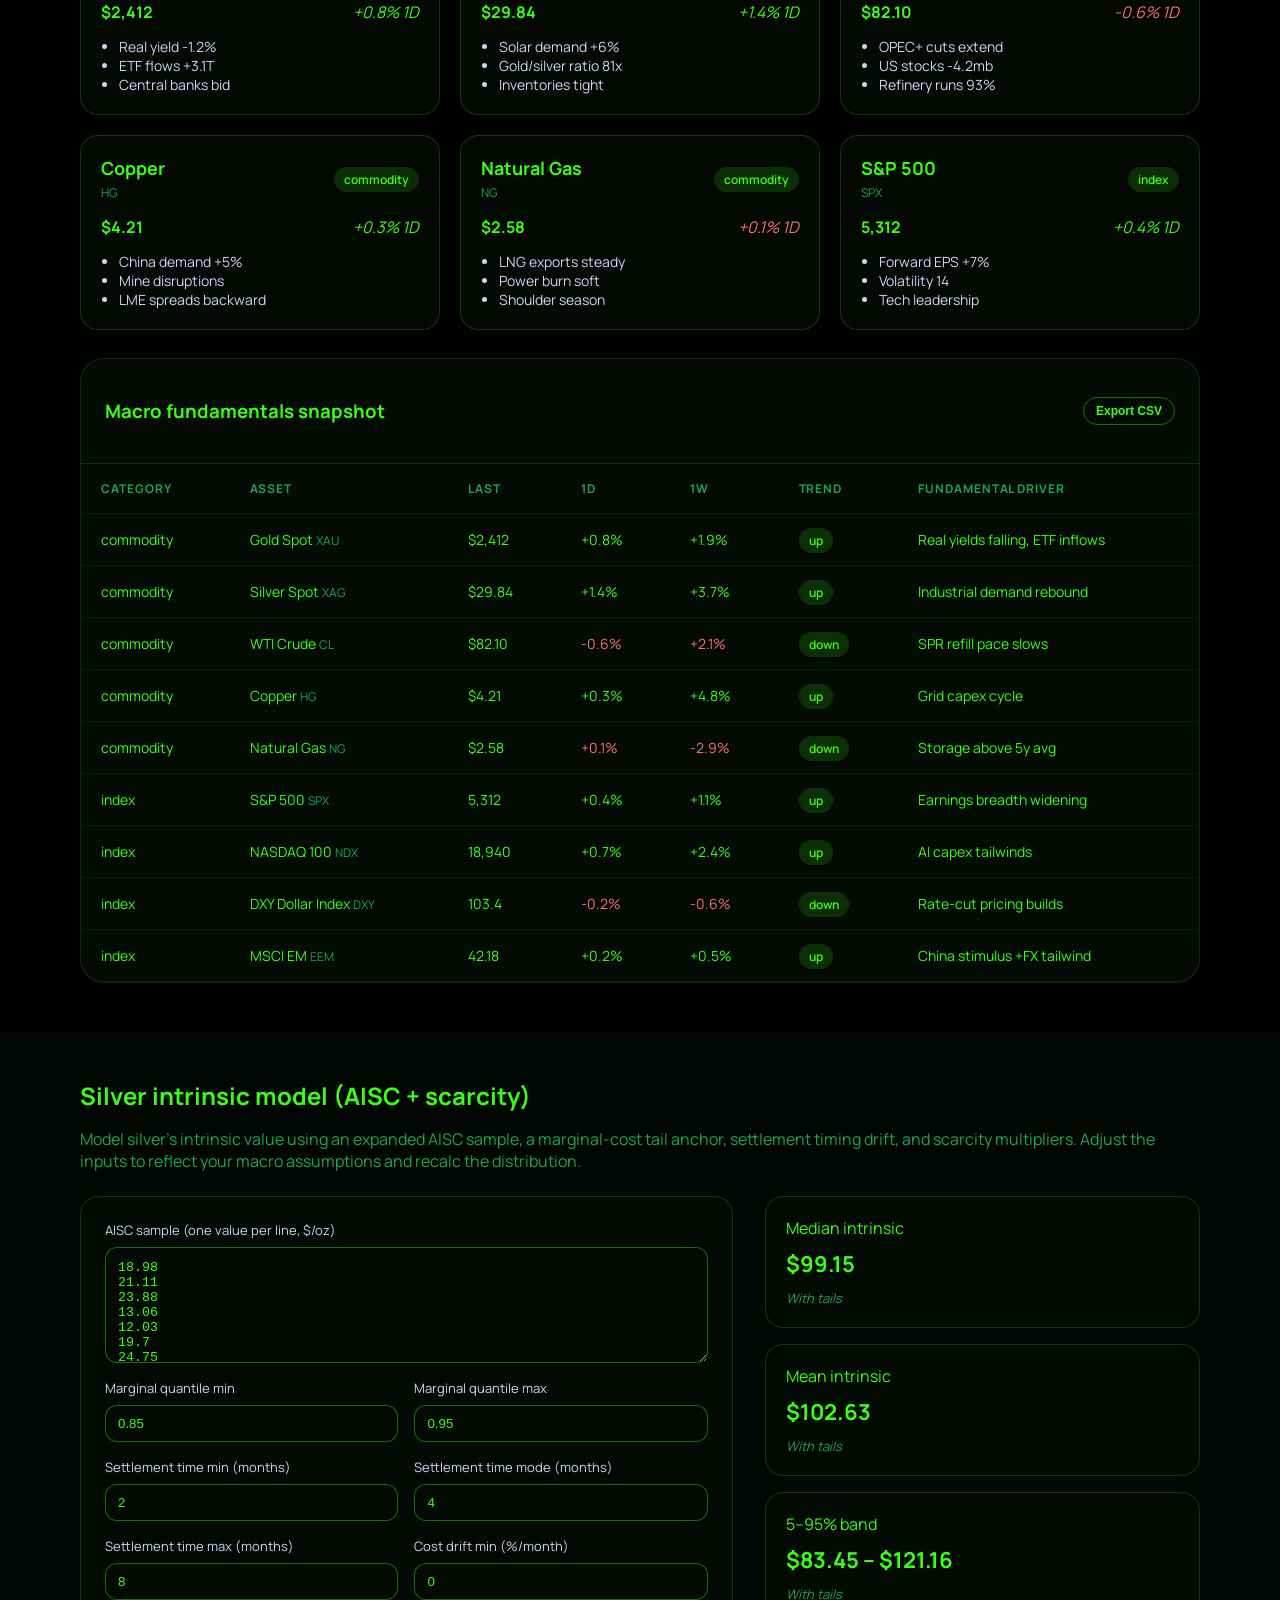
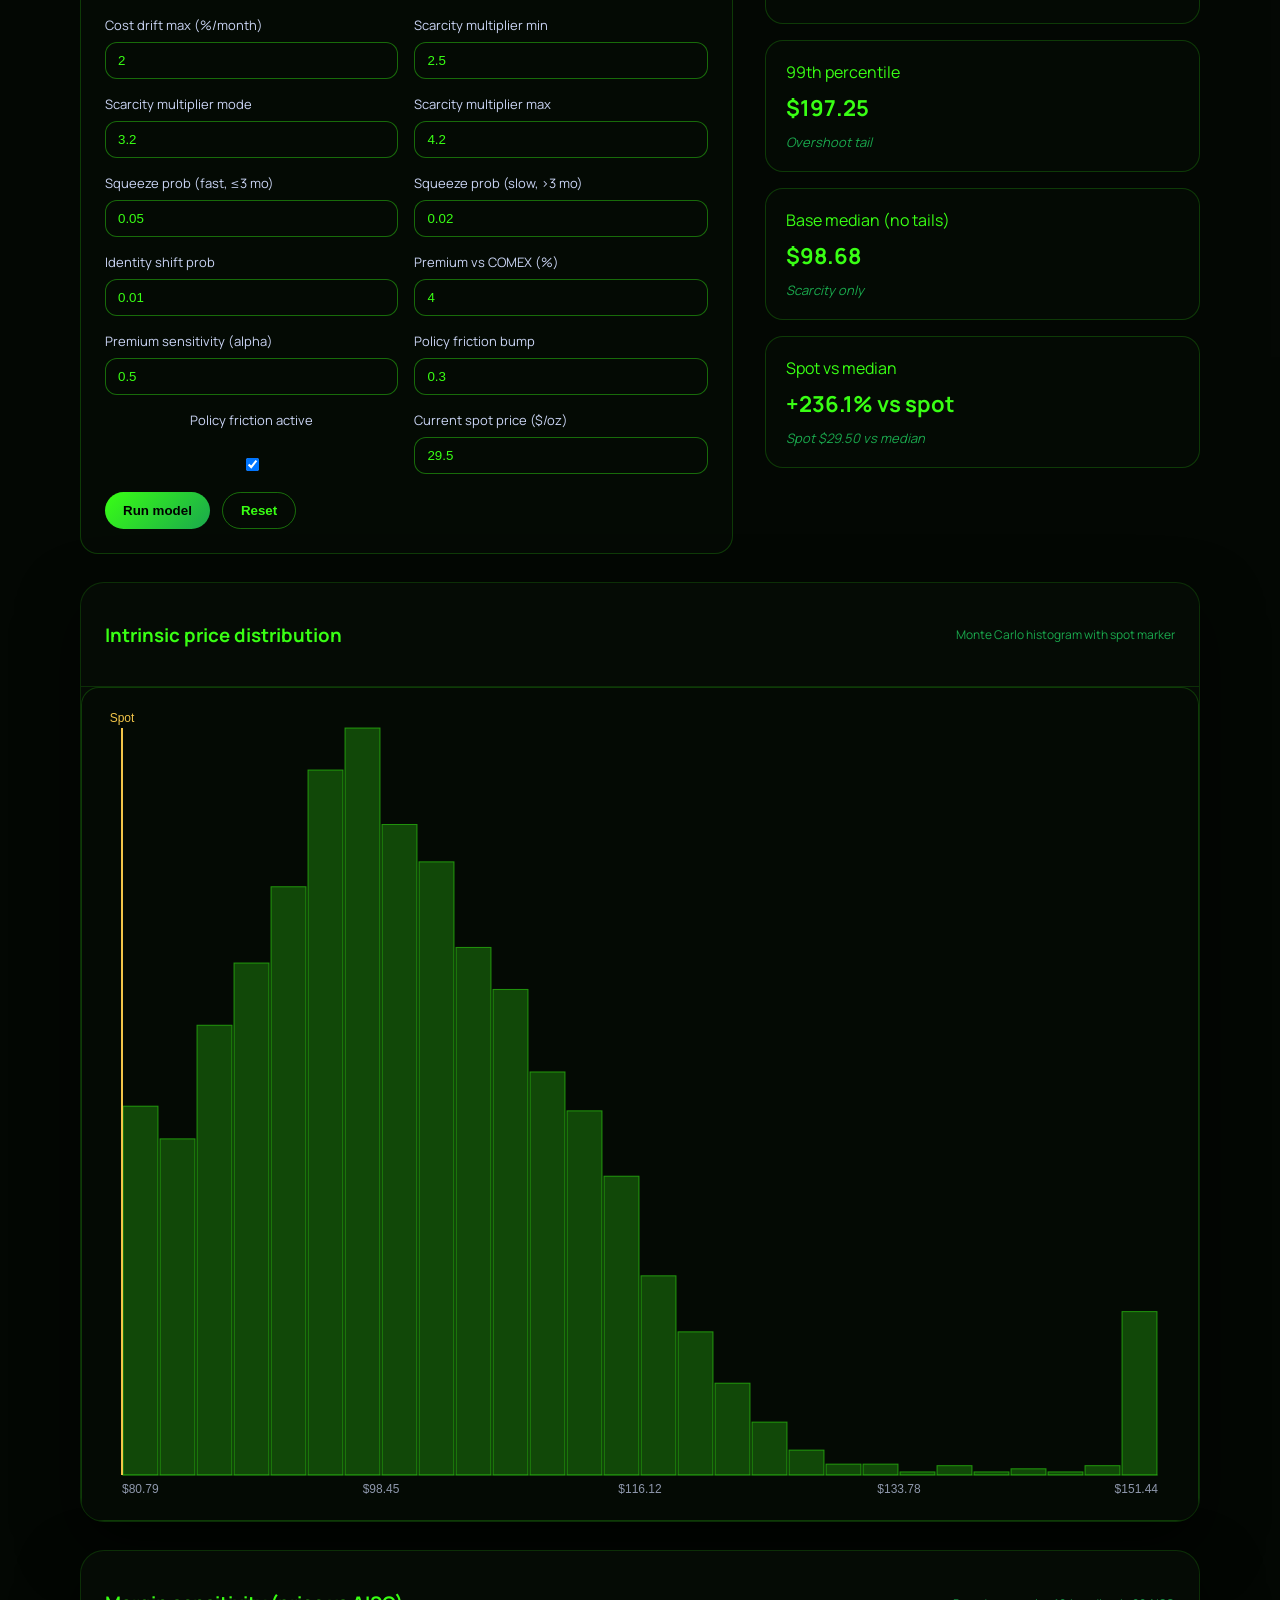
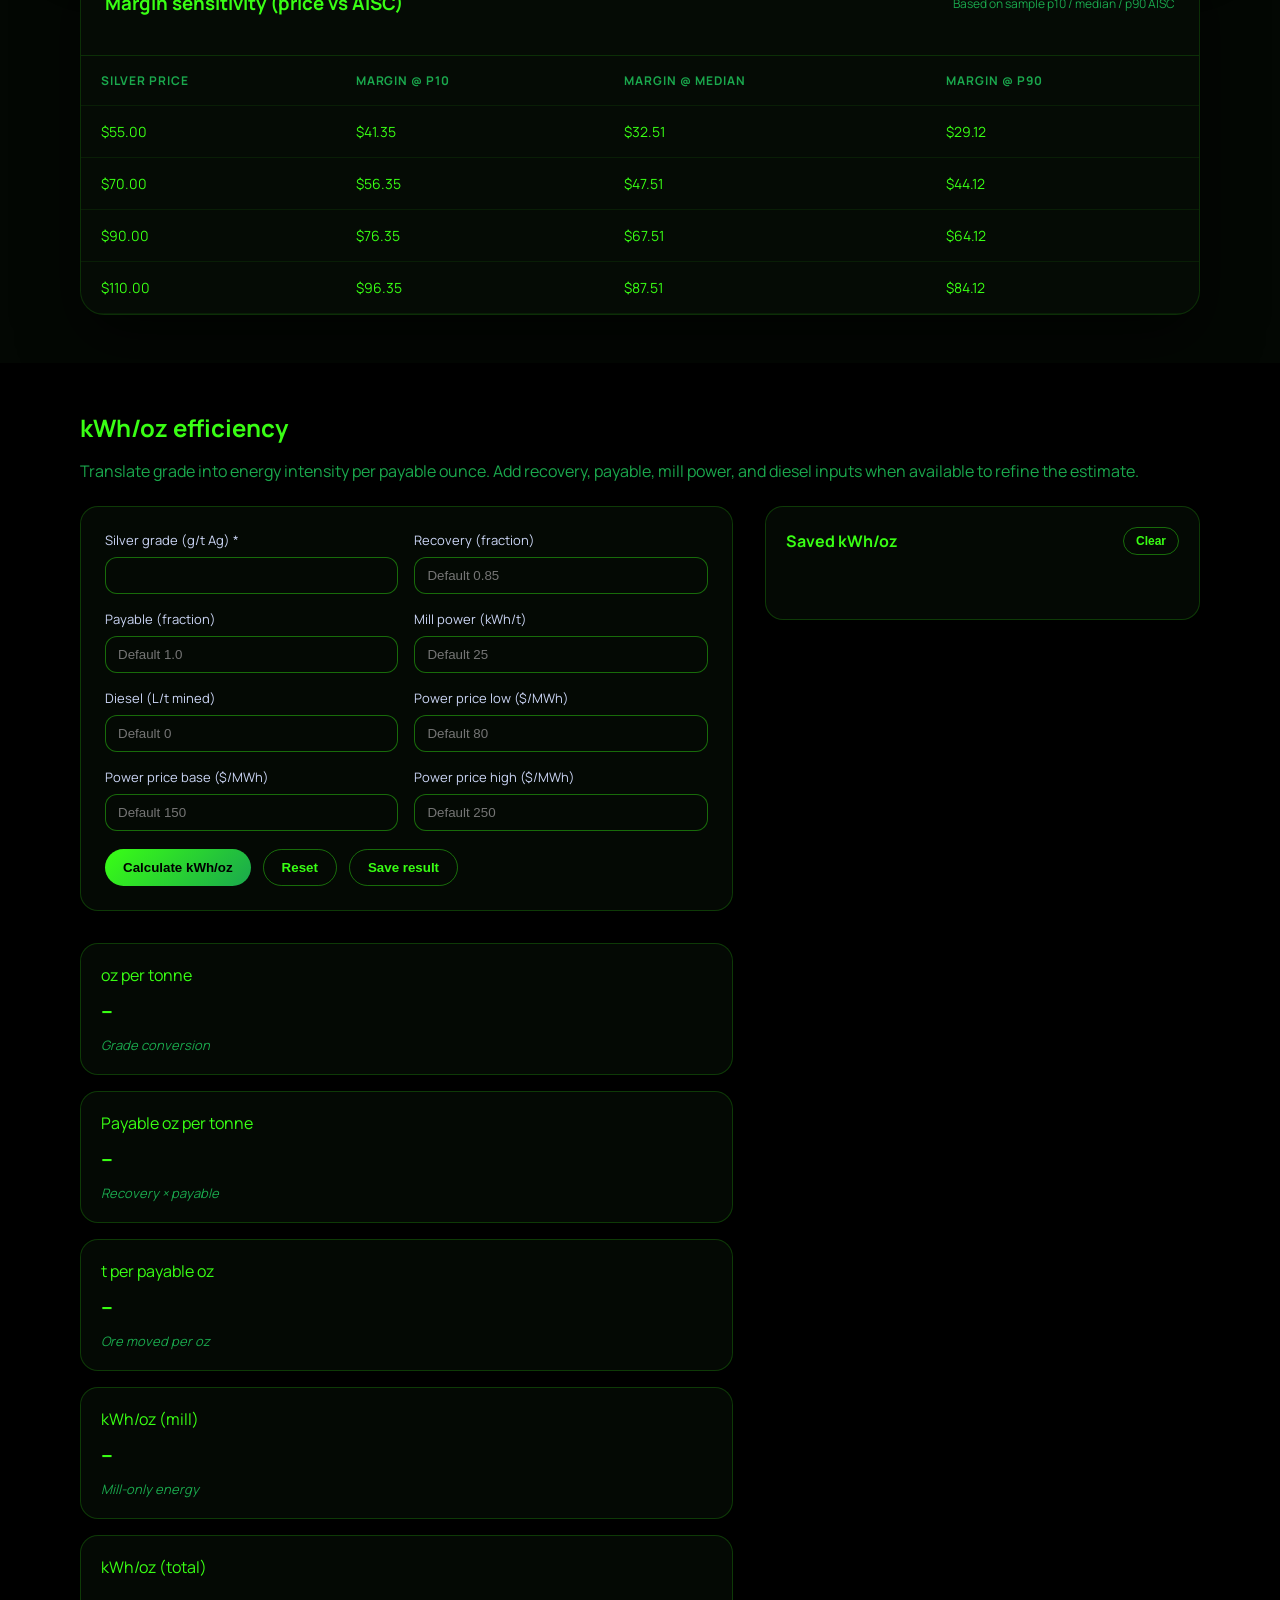
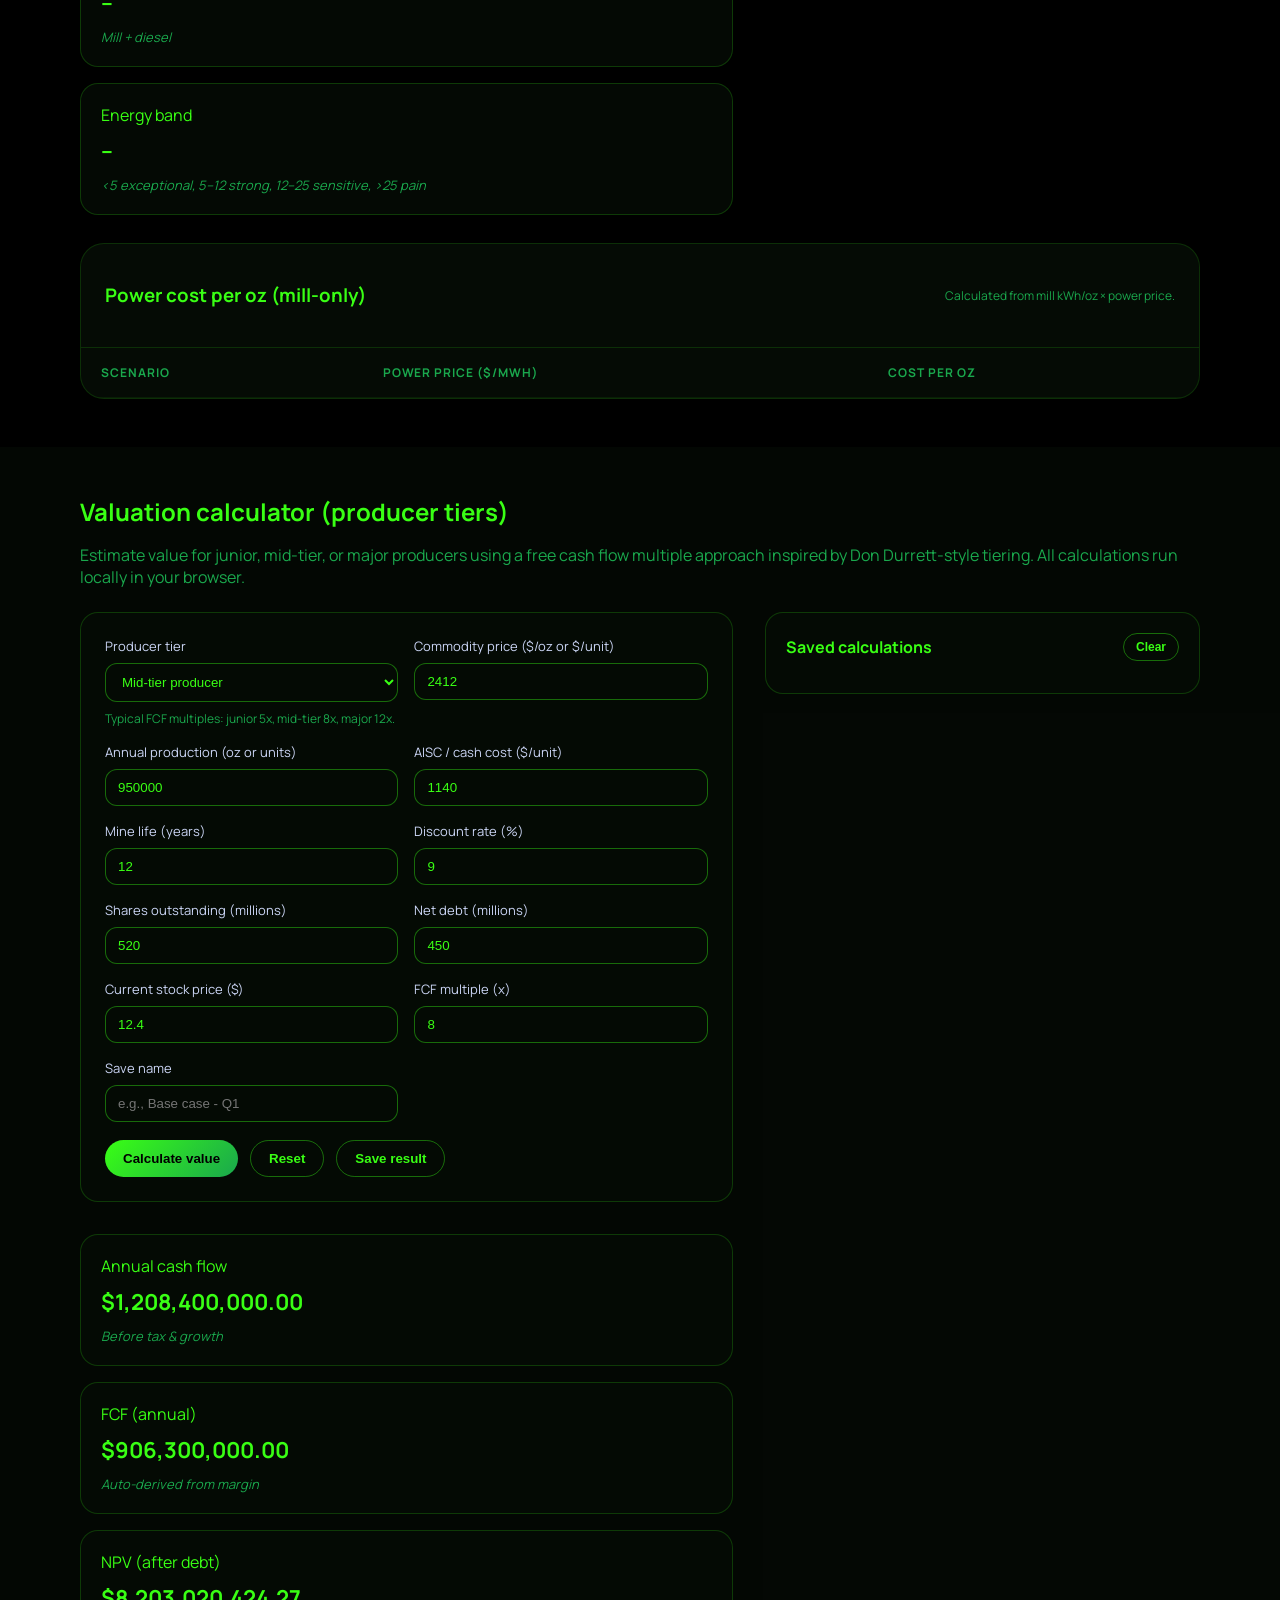
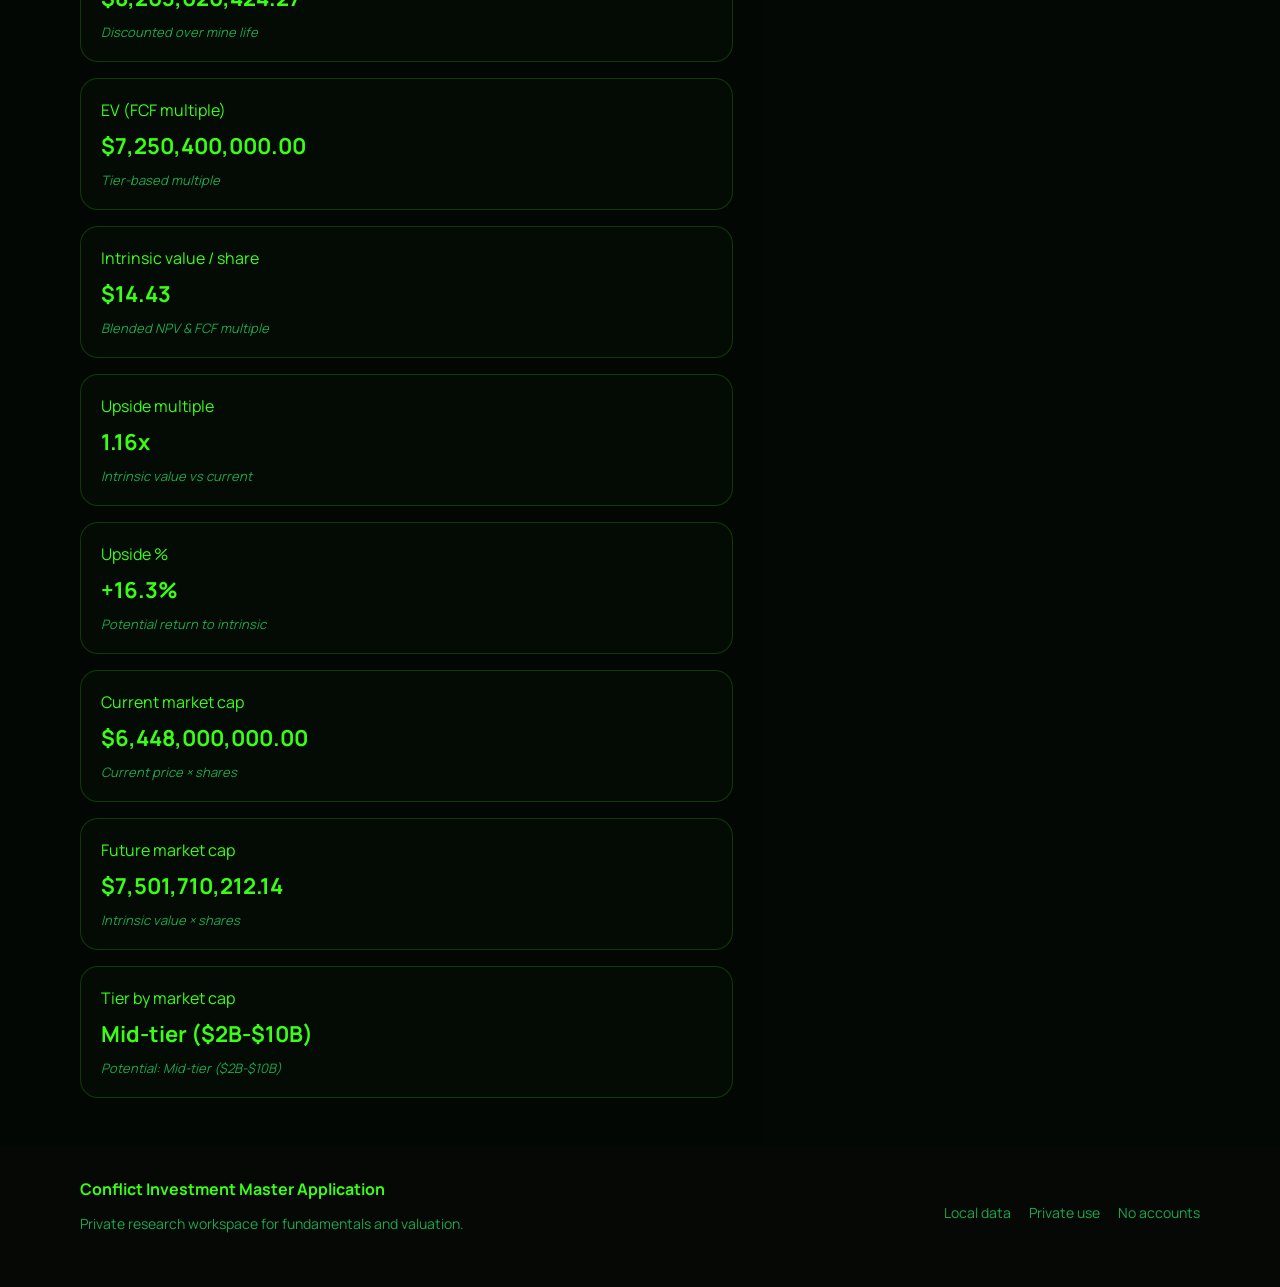
<file: public/index.html>
<!doctype html>
<html lang="en">
  <head>
    <meta charset="UTF-8" />
    <meta name="viewport" content="width=device-width, initial-scale=1.0" />
    <title>Conflict Investment Master Application</title>
    <link rel="stylesheet" href="styles.css" />
    <link rel="preconnect" href="https://fonts.googleapis.com" />
    <link rel="preconnect" href="https://fonts.gstatic.com" crossorigin />
    <link
      href="https://fonts.googleapis.com/css2?family=Manrope:wght@300;400;600;700;800&display=swap"
      rel="stylesheet"
    />
  </head>
  <body>
    <header class="app-header">
      <nav class="nav">
        <div class="brand">
          <span class="brand-mark">CIM</span>
          <div>
            <div class="brand-name">Conflict Investment Master Application</div>
            <div class="brand-tag">Private fundamentals &amp; valuation workspace</div>
          </div>
        </div>
        <div class="nav-links">
          <a href="#overview">Overview</a>
          <a href="#fundamentals">Fundamentals</a>
          <a href="#silver-model">Silver Model</a>
          <a href="#kwh-oz">kWh/oz</a>
          <a href="#calculator">Valuation</a>
        </div>
      </nav>
      <section class="app-summary">
        <div>
          <h1>Fundamental metrics &amp; valuation tools for your own research.</h1>
          <p class="lead">
            A focused, private workspace for commodities and index fundamentals with a built-in
            valuation calculator. Everything runs locally in your browser.
          </p>
        </div>
        <div class="summary-cards">
          <div class="summary-card">
            <span>Coverage</span>
            <strong>Commodities + Indexes</strong>
            <em>Filter by category and search assets</em>
          </div>
          <div class="summary-card">
            <span>Signals</span>
            <strong>Macro drivers</strong>
            <em>Key catalysts and trend readouts</em>
          </div>
          <div class="summary-card">
            <span>Valuation</span>
            <strong>DCF-style model</strong>
            <em>Instant intrinsic value per share</em>
          </div>
        </div>
      </section>
    </header>

    <main>
      <section id="overview" class="section section-muted">
        <div class="section-title split">
          <div>
            <h2>Market overview</h2>
            <p>Snapshot of key signals you track every day. Toggle between your saved views.</p>
          </div>
          <div class="toggle">
            <span>View</span>
            <button class="toggle-btn" data-mode="standard">Base</button>
            <button class="toggle-btn active" data-mode="premium">Premium</button>
          </div>
        </div>
        <div class="live-status">
          <div>
            <strong>Live data</strong>
            <span id="liveStatus">Last updated: --</span>
          </div>
          <div class="live-controls">
            <label class="live-toggle">
              <input type="checkbox" id="autoRefresh" checked />
              Auto refresh (5 min)
            </label>
            <button class="btn ghost small" id="refreshData">Refresh now</button>
          </div>
        </div>
        <div class="grid four" id="metricGrid"></div>
        <div class="table-card">
          <div class="table-header">
            <h3>Priority watchlist</h3>
            <button class="btn ghost small">Export CSV</button>
          </div>
          <table>
            <thead>
              <tr>
                <th>Asset</th>
                <th>Theme</th>
                <th>Signal</th>
                <th>Momentum</th>
                <th>Driver</th>
              </tr>
            </thead>
            <tbody>
              <tr>
                <td>Gold miners</td>
                <td>Risk-off hedge</td>
                <td><span class="pill">Breakout</span></td>
                <td class="up">+6.4%</td>
                <td>Real yields lower, ETF inflows</td>
              </tr>
              <tr>
                <td>WTI crude</td>
                <td>Supply cuts</td>
                <td><span class="pill warning">Neutral</span></td>
                <td class="down">-0.7%</td>
                <td>SPR refill slows, demand normalizing</td>
              </tr>
              <tr>
                <td>Copper</td>
                <td>Energy transition</td>
                <td><span class="pill">Accumulation</span></td>
                <td class="up">+3.1%</td>
                <td>Grid capex, mine disruptions</td>
              </tr>
              <tr>
                <td>S&amp;P 500</td>
                <td>Risk-on</td>
                <td><span class="pill">Rotation</span></td>
                <td class="up">+2.2%</td>
                <td>Earnings breadth improving</td>
              </tr>
            </tbody>
          </table>
        </div>
      </section>

      <section id="fundamentals" class="section">
        <div class="section-title split">
          <div>
            <h2>Fundamental metrics dashboard</h2>
            <p>
              Track real-time fundamentals across commodities and global indexes with sortable
              scorecards, catalysts, and valuation signals.
            </p>
          </div>
          <div class="filters">
            <div class="filter-buttons">
              <button class="filter-btn active" data-category="all">All</button>
              <button class="filter-btn" data-category="commodity">Commodities</button>
              <button class="filter-btn" data-category="index">Indexes</button>
            </div>
            <input
              id="fundamentalSearch"
              type="search"
              placeholder="Search assets (gold, oil, S&P 500...)"
              aria-label="Search assets"
            />
          </div>
        </div>
        <div class="live-status compact">
          <div>
            <strong>Fundamentals feed</strong>
            <span id="fundamentalsStatus">Awaiting live update</span>
          </div>
        </div>
        <div class="grid three" id="fundamentalCards"></div>
        <div class="table-card">
          <div class="table-header">
            <h3>Macro fundamentals snapshot</h3>
            <button class="btn ghost small">Export CSV</button>
          </div>
          <table>
            <thead>
              <tr>
                <th>Category</th>
                <th>Asset</th>
                <th>Last</th>
                <th>1D</th>
                <th>1W</th>
                <th>Trend</th>
                <th>Fundamental driver</th>
              </tr>
            </thead>
            <tbody id="fundamentalTableBody"></tbody>
          </table>
        </div>
      </section>

      <section id="silver-model" class="section section-muted">
        <div class="section-title">
          <h2>Silver intrinsic model (AISC + scarcity)</h2>
          <p>
            Model silver’s intrinsic value using an expanded AISC sample, a marginal-cost tail
            anchor, settlement timing drift, and scarcity multipliers. Adjust the inputs to reflect
            your macro assumptions and recalc the distribution.
          </p>
        </div>
        <div class="calculator">
          <form id="silverModelForm" class="calculator-form">
            <div class="form-grid">
              <label class="span-two">
                AISC sample (one value per line, $/oz)
                <textarea id="silverAiscSample" rows="6"></textarea>
              </label>
              <label>
                Marginal quantile min
                <input type="number" step="0.01" id="silverQuantileMin" value="0.85" required />
              </label>
              <label>
                Marginal quantile max
                <input type="number" step="0.01" id="silverQuantileMax" value="0.95" required />
              </label>
              <label>
                Settlement time min (months)
                <input type="number" step="0.1" id="silverSettleMin" value="2" required />
              </label>
              <label>
                Settlement time mode (months)
                <input type="number" step="0.1" id="silverSettleMode" value="4" required />
              </label>
              <label>
                Settlement time max (months)
                <input type="number" step="0.1" id="silverSettleMax" value="8" required />
              </label>
              <label>
                Cost drift min (%/month)
                <input type="number" step="0.1" id="silverDriftMin" value="0" required />
              </label>
              <label>
                Cost drift max (%/month)
                <input type="number" step="0.1" id="silverDriftMax" value="2" required />
              </label>
              <label>
                Scarcity multiplier min
                <input type="number" step="0.1" id="silverMultMin" value="2.5" required />
              </label>
              <label>
                Scarcity multiplier mode
                <input type="number" step="0.1" id="silverMultMode" value="3.2" required />
              </label>
              <label>
                Scarcity multiplier max
                <input type="number" step="0.1" id="silverMultMax" value="4.2" required />
              </label>
              <label>
                Squeeze prob (fast, ≤3 mo)
                <input type="number" step="0.01" id="silverSqueezeFast" value="0.05" required />
              </label>
              <label>
                Squeeze prob (slow, >3 mo)
                <input type="number" step="0.01" id="silverSqueezeSlow" value="0.02" required />
              </label>
              <label>
                Identity shift prob
                <input type="number" step="0.01" id="silverIdentityProb" value="0.01" required />
              </label>
              <label>
                Premium vs COMEX (%)
                <input type="number" step="0.1" id="silverPremiumPct" value="4" required />
              </label>
              <label>
                Premium sensitivity (alpha)
                <input type="number" step="0.1" id="silverPremiumAlpha" value="0.5" required />
              </label>
              <label>
                Policy friction bump
                <input type="number" step="0.1" id="silverPolicyBump" value="0.3" required />
              </label>
              <label class="checkbox-field">
                <span>Policy friction active</span>
                <input type="checkbox" id="silverPolicyActive" checked />
              </label>
              <label>
                Current spot price ($/oz)
                <input type="number" step="0.01" id="silverSpotPrice" value="29.5" required />
              </label>
            </div>
            <div class="form-actions">
              <button class="btn" type="submit">Run model</button>
              <button class="btn ghost" type="button" id="silverReset">Reset</button>
            </div>
          </form>
          <div class="calc-results" id="silverResults">
            <div class="calc-card">
              <span>Median intrinsic</span>
              <strong id="silverMedian">$--</strong>
              <em>With tails</em>
            </div>
            <div class="calc-card">
              <span>Mean intrinsic</span>
              <strong id="silverMean">$--</strong>
              <em>With tails</em>
            </div>
            <div class="calc-card">
              <span>5–95% band</span>
              <strong id="silverBand">$--</strong>
              <em>With tails</em>
            </div>
            <div class="calc-card">
              <span>99th percentile</span>
              <strong id="silverP99">$--</strong>
              <em>Overshoot tail</em>
            </div>
            <div class="calc-card">
              <span>Base median (no tails)</span>
              <strong id="silverBaseMedian">$--</strong>
              <em>Scarcity only</em>
            </div>
            <div class="calc-card">
              <span>Spot vs median</span>
              <strong id="silverSpotDelta">$--</strong>
              <em id="silverSpotNote">Spot price comparison</em>
            </div>
          </div>
        </div>
        <div class="table-card">
          <div class="table-header">
            <h3>Intrinsic price distribution</h3>
            <span class="table-note">Monte Carlo histogram with spot marker</span>
          </div>
          <div class="chart-card">
            <canvas id="silverDistribution" height="220"></canvas>
            <div class="chart-tooltip" id="silverTooltip" role="status"></div>
          </div>
        </div>
        <div class="table-card">
          <div class="table-header">
            <h3>Margin sensitivity (price vs AISC)</h3>
            <span class="table-note">Based on sample p10 / median / p90 AISC</span>
          </div>
          <table>
            <thead>
              <tr>
                <th>Silver price</th>
                <th>Margin @ p10</th>
                <th>Margin @ median</th>
                <th>Margin @ p90</th>
              </tr>
            </thead>
            <tbody id="silverMarginTable"></tbody>
          </table>
        </div>
      </section>

      <section id="kwh-oz" class="section">
        <div class="section-title">
          <h2>kWh/oz efficiency</h2>
          <p>
            Translate grade into energy intensity per payable ounce. Add recovery, payable, mill
            power, and diesel inputs when available to refine the estimate.
          </p>
        </div>
        <div class="calculator">
          <form id="kwhForm" class="calculator-form">
            <div class="form-grid">
              <label>
                Silver grade (g/t Ag) *
                <input type="number" step="0.01" id="kwhGrade" required />
              </label>
              <label>
                Recovery (fraction)
                <input type="number" step="0.01" id="kwhRecovery" placeholder="Default 0.85" />
              </label>
              <label>
                Payable (fraction)
                <input type="number" step="0.01" id="kwhPayable" placeholder="Default 1.0" />
              </label>
              <label>
                Mill power (kWh/t)
                <input type="number" step="0.1" id="kwhMill" placeholder="Default 25" />
              </label>
              <label>
                Diesel (L/t mined)
                <input type="number" step="0.1" id="kwhDiesel" placeholder="Default 0" />
              </label>
              <label>
                Power price low ($/MWh)
                <input type="number" step="1" id="kwhPowerLow" placeholder="Default 80" />
              </label>
              <label>
                Power price base ($/MWh)
                <input type="number" step="1" id="kwhPowerBase" placeholder="Default 150" />
              </label>
              <label>
                Power price high ($/MWh)
                <input type="number" step="1" id="kwhPowerHigh" placeholder="Default 250" />
              </label>
            </div>
            <div class="form-actions">
              <button class="btn" type="submit">Calculate kWh/oz</button>
              <button class="btn ghost" type="button" id="kwhReset">Reset</button>
              <button class="btn ghost" type="button" id="kwhSave">Save result</button>
            </div>
          </form>
          <div class="saved-results">
            <div class="saved-header">
              <h3>Saved kWh/oz</h3>
              <button class="btn ghost small" type="button" id="kwhClearSaved">Clear</button>
            </div>
            <ul id="kwhSavedList"></ul>
          </div>
          <div class="calc-results" id="kwhResults">
            <div class="calc-card">
              <span>oz per tonne</span>
              <strong id="kwhOzPerT">--</strong>
              <em>Grade conversion</em>
            </div>
            <div class="calc-card">
              <span>Payable oz per tonne</span>
              <strong id="kwhPayableOzPerT">--</strong>
              <em>Recovery × payable</em>
            </div>
            <div class="calc-card">
              <span>t per payable oz</span>
              <strong id="kwhTPerOz">--</strong>
              <em>Ore moved per oz</em>
            </div>
            <div class="calc-card">
              <span>kWh/oz (mill)</span>
              <strong id="kwhPerOzMill">--</strong>
              <em>Mill-only energy</em>
            </div>
            <div class="calc-card">
              <span>kWh/oz (total)</span>
              <strong id="kwhPerOzTotal">--</strong>
              <em>Mill + diesel</em>
            </div>
            <div class="calc-card">
              <span>Energy band</span>
              <strong id="kwhBand">--</strong>
              <em>&lt;5 exceptional, 5–12 strong, 12–25 sensitive, &gt;25 pain</em>
            </div>
          </div>
        </div>
        <div class="table-card">
          <div class="table-header">
            <h3>Power cost per oz (mill-only)</h3>
            <span class="table-note">Calculated from mill kWh/oz × power price.</span>
          </div>
          <table>
            <thead>
              <tr>
                <th>Scenario</th>
                <th>Power price ($/MWh)</th>
                <th>Cost per oz</th>
              </tr>
            </thead>
            <tbody id="kwhPowerTable"></tbody>
          </table>
        </div>
        <div class="warning-card" id="kwhWarnings">
          <strong>Defaults applied</strong>
          <ul></ul>
        </div>
      </section>

      <section id="calculator" class="section section-muted">
        <div class="section-title">
          <h2>Valuation calculator (producer tiers)</h2>
          <p>
            Estimate value for junior, mid-tier, or major producers using a free cash flow multiple
            approach inspired by Don Durrett-style tiering. All calculations run locally in your
            browser.
          </p>
        </div>
        <div class="calculator">
          <form id="valuationForm" class="calculator-form">
            <div class="form-grid">
              <label>
                Producer tier
                <select id="calcTier">
                  <option value="junior">Junior producer</option>
                  <option value="mid" selected>Mid-tier producer</option>
                  <option value="major">Major producer</option>
                </select>
                <span class="field-hint">Typical FCF multiples: junior 5x, mid-tier 8x, major 12x.</span>
              </label>
              <label>
                Commodity price ($/oz or $/unit)
                <input type="number" step="0.01" id="calcPrice" value="2412" required />
              </label>
              <label>
                Annual production (oz or units)
                <input type="number" step="1" id="calcProduction" value="950000" required />
              </label>
              <label>
                AISC / cash cost ($/unit)
                <input type="number" step="0.01" id="calcCost" value="1140" required />
              </label>
              <label>
                Mine life (years)
                <input type="number" step="1" id="calcMineLife" value="12" required />
              </label>
              <label>
                Discount rate (%)
                <input type="number" step="0.1" id="calcDiscount" value="9" required />
              </label>
              <label>
                Shares outstanding (millions)
                <input type="number" step="1" id="calcShares" value="520" required />
              </label>
              <label>
                Net debt (millions)
                <input type="number" step="1" id="calcDebt" value="450" required />
              </label>
              <label>
                Current stock price ($)
                <input type="number" step="0.01" id="calcCurrentPrice" value="12.4" required />
              </label>
              <label>
                FCF multiple (x)
                <input type="number" step="0.1" id="calcFcfMultiple" value="8" required />
              </label>
              <label>
                Save name
                <input type="text" id="calcSaveName" placeholder="e.g., Base case - Q1" />
              </label>
            </div>
            <div class="form-actions">
              <button class="btn" type="submit">Calculate value</button>
              <button class="btn ghost" type="button" id="resetCalc">Reset</button>
              <button class="btn ghost" type="button" id="saveCalc">Save result</button>
            </div>
          </form>
          <div class="saved-results">
            <div class="saved-header">
              <h3>Saved calculations</h3>
              <button class="btn ghost small" type="button" id="clearSaved">Clear</button>
            </div>
            <ul id="savedList"></ul>
          </div>
          <div class="calc-results" id="calcResults">
            <div class="calc-card">
              <span>Annual cash flow</span>
              <strong id="resultCashflow">$1.2B</strong>
              <em>Before tax &amp; growth</em>
            </div>
            <div class="calc-card">
              <span>FCF (annual)</span>
              <strong id="resultFcf">$980M</strong>
              <em>Auto-derived from margin</em>
            </div>
            <div class="calc-card">
              <span>NPV (after debt)</span>
              <strong id="resultNpv">$8.6B</strong>
              <em>Discounted over mine life</em>
            </div>
            <div class="calc-card">
              <span>EV (FCF multiple)</span>
              <strong id="resultEvMultiple">$7.8B</strong>
              <em>Tier-based multiple</em>
            </div>
            <div class="calc-card">
              <span>Intrinsic value / share</span>
              <strong id="resultPerShare">$16.54</strong>
              <em>Blended NPV &amp; FCF multiple</em>
            </div>
            <div class="calc-card">
              <span>Upside multiple</span>
              <strong id="resultUpsideMultiple">1.33x</strong>
              <em>Intrinsic value vs current</em>
            </div>
            <div class="calc-card">
              <span>Upside %</span>
              <strong id="resultUpsidePercent">+33.4%</strong>
              <em>Potential return to intrinsic</em>
            </div>
            <div class="calc-card">
              <span>Current market cap</span>
              <strong id="resultCurrentMcap">$6.4B</strong>
              <em>Current price × shares</em>
            </div>
            <div class="calc-card">
              <span>Future market cap</span>
              <strong id="resultFutureMcap">$8.6B</strong>
              <em>Intrinsic value × shares</em>
            </div>
            <div class="calc-card">
              <span>Tier by market cap</span>
              <strong id="resultTierNow">Mid-tier</strong>
              <em id="resultTierNext">Potential: Major</em>
            </div>
          </div>
        </div>
      </section>

    </main>

    <footer class="footer">
      <div>
        <strong>Conflict Investment Master Application</strong>
        <p>Private research workspace for fundamentals and valuation.</p>
      </div>
      <div class="footer-links">
        <span>Local data</span>
        <span>Private use</span>
        <span>No accounts</span>
      </div>
    </footer>

    <script src="app.js"></script>
  </body>
</html>
</file>
<file: styles.css>
:root {
  --bg: #000000;
  --panel: #050b05;
  --accent: #39ff14;
  --gold: #39ff14;
  --text: #39ff14;
  --muted: #1aa84d;
  --shadow: 0 24px 60px rgba(0, 0, 0, 0.6);
}

* {
  box-sizing: border-box;
}

body {
  margin: 0;
  font-family: "Manrope", sans-serif;
  background: var(--bg);
  color: var(--text);
}

a {
  color: inherit;
  text-decoration: none;
}

.app-header {
  padding: 32px 80px 24px;
  background: radial-gradient(circle at top, rgba(57, 255, 20, 0.18), transparent 60%);
}

.nav {
  display: flex;
  align-items: center;
  justify-content: space-between;
  gap: 24px;
}

.brand {
  display: flex;
  align-items: center;
  gap: 16px;
}

.brand-mark {
  width: 44px;
  height: 44px;
  border-radius: 12px;
  background: linear-gradient(135deg, #39ff14, #1aa84d);
  display: grid;
  place-items: center;
  color: #000;
  font-weight: 800;
}

.brand-name {
  font-size: 18px;
  font-weight: 700;
}

.brand-tag {
  font-size: 13px;
  color: var(--muted);
}

.nav-links {
  display: flex;
  align-items: center;
  gap: 18px;
  font-size: 14px;
  color: var(--muted);
}

.app-summary {
  display: grid;
  grid-template-columns: minmax(0, 1.1fr) minmax(0, 0.9fr);
  gap: 32px;
  margin-top: 28px;
}

.app-summary h1 {
  font-size: 40px;
  margin-bottom: 16px;
}

.lead {
  color: var(--muted);
  font-size: 16px;
  line-height: 1.6;
}

.summary-cards {
  display: grid;
  gap: 16px;
}

.summary-card {
  padding: 20px;
  border-radius: 16px;
  background: rgba(5, 11, 5, 0.85);
  border: 1px solid rgba(57, 255, 20, 0.25);
  display: grid;
  gap: 8px;
}

.summary-card span {
  color: var(--muted);
  font-size: 12px;
  text-transform: uppercase;
  letter-spacing: 0.1em;
}

.summary-card strong {
  font-size: 18px;
}

.summary-card em {
  font-style: normal;
  color: var(--muted);
  font-size: 13px;
}

.section {
  padding: 48px 80px;
}

.section-muted {
  background: rgba(5, 11, 5, 0.7);
}

.section-title {
  margin-bottom: 24px;
}

.section-title h2 {
  margin: 0 0 10px;
}

.section-title p {
  color: var(--muted);
}

.section-title.split {
  display: flex;
  align-items: flex-start;
  justify-content: space-between;
  gap: 24px;
}

.live-status {
  display: flex;
  align-items: center;
  justify-content: space-between;
  gap: 16px;
  padding: 12px 16px;
  border-radius: 14px;
  background: rgba(5, 11, 5, 0.8);
  border: 1px solid rgba(57, 255, 20, 0.2);
  margin-bottom: 16px;
  font-size: 13px;
  color: var(--muted);
}

.live-status strong {
  color: var(--text);
  margin-right: 8px;
}

.live-status.compact {
  margin-top: -8px;
}

.live-controls {
  display: flex;
  align-items: center;
  gap: 12px;
}

.live-toggle {
  display: flex;
  align-items: center;
  gap: 8px;
  cursor: pointer;
}

.grid {
  display: grid;
  gap: 20px;
}

.grid.four {
  grid-template-columns: repeat(4, minmax(0, 1fr));
}

.grid.three {
  grid-template-columns: repeat(3, minmax(0, 1fr));
}

.btn {
  border: none;
  background: linear-gradient(135deg, #39ff14, #1aa84d);
  color: #000;
  padding: 10px 18px;
  border-radius: 999px;
  font-weight: 700;
  cursor: pointer;
}

.btn.ghost {
  background: transparent;
  border: 1px solid rgba(57, 255, 20, 0.4);
  color: var(--text);
}

.btn.small {
  padding: 6px 12px;
  font-size: 12px;
}

.toggle {
  display: flex;
  align-items: center;
  gap: 12px;
  color: var(--muted);
  font-size: 13px;
}

.toggle-btn {
  padding: 6px 14px;
  border-radius: 999px;
  border: 1px solid rgba(57, 255, 20, 0.4);
  background: transparent;
  color: var(--text);
  cursor: pointer;
}

.toggle-btn.active {
  background: var(--gold);
  color: #000;
  border-color: transparent;
}

.metric {
  background: var(--panel);
  border-radius: 16px;
  padding: 16px;
  display: grid;
  gap: 6px;
  box-shadow: var(--shadow);
  border: 1px solid rgba(57, 255, 20, 0.15);
}

.metric span {
  color: var(--muted);
  font-size: 12px;
  text-transform: uppercase;
  letter-spacing: 0.08em;
}

.metric strong {
  font-size: 20px;
}

.metric em {
  font-style: normal;
  font-weight: 600;
  font-size: 12px;
}

.up {
  color: var(--accent);
}

.down {
  color: #f87171;
}

.table-card {
  margin-top: 28px;
  background: var(--panel);
  border-radius: 24px;
  overflow: hidden;
  box-shadow: var(--shadow);
  border: 1px solid rgba(57, 255, 20, 0.15);
}

.table-header {
  display: flex;
  justify-content: space-between;
  align-items: center;
  padding: 20px 24px;
  border-bottom: 1px solid rgba(57, 255, 20, 0.15);
}

.filters {
  display: flex;
  align-items: center;
  gap: 16px;
  flex-wrap: wrap;
}

.filter-buttons {
  display: flex;
  gap: 10px;
  flex-wrap: wrap;
}

.filter-btn {
  border: 1px solid rgba(57, 255, 20, 0.4);
  background: rgba(5, 11, 5, 0.8);
  color: var(--text);
  padding: 8px 14px;
  border-radius: 999px;
  font-size: 13px;
  cursor: pointer;
  transition: all 0.2s ease;
}

.filter-btn.active,
.filter-btn:hover {
  border-color: #39ff14;
  color: #000;
  background: linear-gradient(135deg, #39ff14, #1aa84d);
}

#fundamentalSearch {
  background: rgba(5, 11, 5, 0.8);
  border: 1px solid rgba(57, 255, 20, 0.4);
  color: var(--text);
  padding: 10px 14px;
  border-radius: 12px;
  min-width: 240px;
}

.dashboard-card {
  background: rgba(5, 11, 5, 0.85);
  border: 1px solid rgba(57, 255, 20, 0.2);
  border-radius: 18px;
  padding: 20px;
  display: flex;
  flex-direction: column;
  gap: 14px;
}

.dashboard-header {
  display: flex;
  align-items: center;
  justify-content: space-between;
  gap: 16px;
}

.dashboard-header h3 {
  margin: 0;
  font-size: 18px;
}

.ticker {
  font-size: 12px;
  color: var(--muted);
}

.dashboard-price {
  display: flex;
  align-items: baseline;
  justify-content: space-between;
  gap: 12px;
}

.dashboard-card ul {
  margin: 0;
  padding-left: 18px;
  color: #cbd5f5;
  font-size: 14px;
}

.calculator {
  display: grid;
  grid-template-columns: minmax(0, 1.2fr) minmax(0, 0.8fr);
  gap: 32px;
  align-items: start;
}

.saved-results {
  background: rgba(5, 11, 5, 0.85);
  border: 1px solid rgba(57, 255, 20, 0.2);
  border-radius: 18px;
  padding: 20px;
  display: grid;
  gap: 12px;
}

.saved-header {
  display: flex;
  align-items: center;
  justify-content: space-between;
  gap: 12px;
}

.saved-results h3 {
  margin: 0;
  font-size: 16px;
}

#savedList {
  list-style: none;
  padding: 0;
  margin: 0;
  display: grid;
  gap: 10px;
}

.saved-item {
  display: flex;
  align-items: center;
  justify-content: space-between;
  gap: 12px;
  padding: 12px 14px;
  border-radius: 12px;
  border: 1px solid rgba(57, 255, 20, 0.2);
  background: rgba(0, 0, 0, 0.6);
}

.saved-item strong {
  display: block;
}

.saved-item span {
  font-size: 12px;
  color: var(--muted);
}

.calculator-form {
  background: rgba(5, 11, 5, 0.85);
  border: 1px solid rgba(57, 255, 20, 0.2);
  border-radius: 18px;
  padding: 24px;
}

.form-grid {
  display: grid;
  grid-template-columns: repeat(auto-fit, minmax(220px, 1fr));
  gap: 16px;
}

.calculator-form label {
  display: flex;
  flex-direction: column;
  gap: 8px;
  font-size: 13px;
  color: #cbd5f5;
}

.field-hint {
  color: var(--muted);
  font-size: 12px;
}

.calculator-form input,
.calculator-form select {
  padding: 10px 12px;
  border-radius: 12px;
  border: 1px solid rgba(57, 255, 20, 0.4);
  background: rgba(5, 11, 5, 0.9);
  color: var(--text);
  pointer-events: auto;
  position: relative;
  z-index: 1;
}

.calculator-form textarea {
  padding: 12px;
  border-radius: 12px;
  border: 1px solid rgba(57, 255, 20, 0.4);
  background: rgba(5, 11, 5, 0.9);
  color: var(--text);
  resize: vertical;
  pointer-events: auto;
  position: relative;
  z-index: 1;
}

.form-grid .span-two {
  grid-column: span 2;
}

.table-note {
  color: var(--muted);
  font-size: 12px;
}

.chart-card {
  background: rgba(5, 11, 5, 0.85);
  border: 1px solid rgba(57, 255, 20, 0.2);
  border-radius: 18px;
  padding: 16px;
  position: relative;
}

.chart-card canvas {
  width: 100%;
}

.chart-tooltip {
  position: absolute;
  pointer-events: none;
  background: rgba(5, 11, 5, 0.95);
  border: 1px solid rgba(57, 255, 20, 0.35);
  color: var(--text);
  padding: 8px 10px;
  border-radius: 10px;
  font-size: 12px;
  opacity: 0;
  transform: translate(-50%, -12px);
  transition: opacity 0.12s ease;
  white-space: nowrap;
  z-index: 2;
}

.checkbox-field {
  flex-direction: row;
  justify-content: space-between;
  align-items: center;
}

.warning-card {
  margin-top: 18px;
  border-radius: 14px;
  border: 1px solid rgba(57, 255, 20, 0.25);
  padding: 16px 18px;
  background: rgba(5, 11, 5, 0.8);
  color: var(--muted);
}

.warning-card ul {
  margin: 8px 0 0;
  padding-left: 18px;
}

.form-actions {
  display: flex;
  flex-wrap: wrap;
  align-items: center;
  gap: 12px;
  margin-top: 18px;
}

.form-actions .inline-input {
  display: flex;
  flex-direction: column;
  gap: 6px;
  min-width: 220px;
}

.sr-only {
  position: absolute;
  width: 1px;
  height: 1px;
  padding: 0;
  margin: -1px;
  overflow: hidden;
  clip: rect(0, 0, 0, 0);
  border: 0;
}

.calc-results {
  display: grid;
  grid-template-columns: repeat(auto-fit, minmax(200px, 1fr));
  gap: 16px;
}

.calc-card {
  background: rgba(5, 11, 5, 0.85);
  border: 1px solid rgba(57, 255, 20, 0.2);
  border-radius: 18px;
  padding: 20px;
  display: flex;
  flex-direction: column;
  gap: 10px;
}

.calc-card strong {
  font-size: 22px;
}

.calc-card em {
  color: var(--muted);
  font-size: 13px;
}

table {
  width: 100%;
  border-collapse: collapse;
  font-size: 14px;
}

th,
td {
  padding: 16px 20px;
  text-align: left;
  border-bottom: 1px solid rgba(57, 255, 20, 0.08);
}

th {
  color: var(--muted);
  font-size: 12px;
  text-transform: uppercase;
  letter-spacing: 0.08em;
}

.pill {
  background: rgba(57, 255, 20, 0.15);
  color: var(--accent);
  padding: 4px 10px;
  border-radius: 999px;
  font-size: 12px;
  font-weight: 600;
}

.pill.warning {
  background: rgba(57, 255, 20, 0.18);
  color: var(--gold);
}

.footer {
  padding: 32px 80px 40px;
  background: #050805;
  display: flex;
  align-items: center;
  justify-content: space-between;
  gap: 24px;
}

.footer p {
  color: var(--muted);
  font-size: 14px;
}

.footer-links {
  display: flex;
  gap: 18px;
  color: var(--muted);
  font-size: 14px;
}

@media (max-width: 1100px) {
  .app-header,
  .section,
  .footer {
    padding: 32px 40px;
  }

  .app-summary {
    grid-template-columns: 1fr;
  }

  .grid.three,
  .grid.four {
    grid-template-columns: repeat(2, minmax(0, 1fr));
  }

  .calculator {
    grid-template-columns: 1fr;
  }
}

@media (max-width: 820px) {
  .nav {
    flex-direction: column;
    align-items: flex-start;
  }

  .nav-links {
    flex-wrap: wrap;
  }

  .grid.three,
  .grid.four {
    grid-template-columns: 1fr;
  }

  .section-title.split {
    flex-direction: column;
    align-items: flex-start;
  }

  .footer {
    flex-direction: column;
    align-items: flex-start;
  }
}

@media (max-width: 600px) {
  .app-header,
  .section,
  .footer {
    padding: 24px 20px;
  }

  .app-summary h1 {
    font-size: 32px;
  }
}
</file>
<file: public/styles.css>
:root {
  --bg: #000000;
  --panel: #050b05;
  --accent: #39ff14;
  --gold: #39ff14;
  --text: #39ff14;
  --muted: #1aa84d;
  --shadow: 0 24px 60px rgba(0, 0, 0, 0.6);
}

* {
  box-sizing: border-box;
}

body {
  margin: 0;
  font-family: "Manrope", sans-serif;
  background: var(--bg);
  color: var(--text);
}

a {
  color: inherit;
  text-decoration: none;
}

.app-header {
  padding: 32px 80px 24px;
  background: radial-gradient(circle at top, rgba(57, 255, 20, 0.18), transparent 60%);
}

.nav {
  display: flex;
  align-items: center;
  justify-content: space-between;
  gap: 24px;
}

.brand {
  display: flex;
  align-items: center;
  gap: 16px;
}

.brand-mark {
  width: 44px;
  height: 44px;
  border-radius: 12px;
  background: linear-gradient(135deg, #39ff14, #1aa84d);
  display: grid;
  place-items: center;
  color: #000;
  font-weight: 800;
}

.brand-name {
  font-size: 18px;
  font-weight: 700;
}

.brand-tag {
  font-size: 13px;
  color: var(--muted);
}

.nav-links {
  display: flex;
  align-items: center;
  gap: 18px;
  font-size: 14px;
  color: var(--muted);
}

.app-summary {
  display: grid;
  grid-template-columns: minmax(0, 1.1fr) minmax(0, 0.9fr);
  gap: 32px;
  margin-top: 28px;
}

.app-summary h1 {
  font-size: 40px;
  margin-bottom: 16px;
}

.lead {
  color: var(--muted);
  font-size: 16px;
  line-height: 1.6;
}

.summary-cards {
  display: grid;
  gap: 16px;
}

.summary-card {
  padding: 20px;
  border-radius: 16px;
  background: rgba(5, 11, 5, 0.85);
  border: 1px solid rgba(57, 255, 20, 0.25);
  display: grid;
  gap: 8px;
}

.summary-card span {
  color: var(--muted);
  font-size: 12px;
  text-transform: uppercase;
  letter-spacing: 0.1em;
}

.summary-card strong {
  font-size: 18px;
}

.summary-card em {
  font-style: normal;
  color: var(--muted);
  font-size: 13px;
}

.section {
  padding: 48px 80px;
}

.section-muted {
  background: rgba(5, 11, 5, 0.7);
}

.section-title {
  margin-bottom: 24px;
}

.section-title h2 {
  margin: 0 0 10px;
}

.section-title p {
  color: var(--muted);
}

.section-title.split {
  display: flex;
  align-items: flex-start;
  justify-content: space-between;
  gap: 24px;
}

.live-status {
  display: flex;
  align-items: center;
  justify-content: space-between;
  gap: 16px;
  padding: 12px 16px;
  border-radius: 14px;
  background: rgba(5, 11, 5, 0.8);
  border: 1px solid rgba(57, 255, 20, 0.2);
  margin-bottom: 16px;
  font-size: 13px;
  color: var(--muted);
}

.live-status strong {
  color: var(--text);
  margin-right: 8px;
}

.live-status.compact {
  margin-top: -8px;
}

.live-controls {
  display: flex;
  align-items: center;
  gap: 12px;
}

.live-toggle {
  display: flex;
  align-items: center;
  gap: 8px;
  cursor: pointer;
}

.grid {
  display: grid;
  gap: 20px;
}

.grid.four {
  grid-template-columns: repeat(4, minmax(0, 1fr));
}

.grid.three {
  grid-template-columns: repeat(3, minmax(0, 1fr));
}

.btn {
  border: none;
  background: linear-gradient(135deg, #39ff14, #1aa84d);
  color: #000;
  padding: 10px 18px;
  border-radius: 999px;
  font-weight: 700;
  cursor: pointer;
}

.btn.ghost {
  background: transparent;
  border: 1px solid rgba(57, 255, 20, 0.4);
  color: var(--text);
}

.btn.small {
  padding: 6px 12px;
  font-size: 12px;
}

.toggle {
  display: flex;
  align-items: center;
  gap: 12px;
  color: var(--muted);
  font-size: 13px;
}

.toggle-btn {
  padding: 6px 14px;
  border-radius: 999px;
  border: 1px solid rgba(57, 255, 20, 0.4);
  background: transparent;
  color: var(--text);
  cursor: pointer;
}

.toggle-btn.active {
  background: var(--gold);
  color: #000;
  border-color: transparent;
}

.metric {
  background: var(--panel);
  border-radius: 16px;
  padding: 16px;
  display: grid;
  gap: 6px;
  box-shadow: var(--shadow);
  border: 1px solid rgba(57, 255, 20, 0.15);
}

.metric span {
  color: var(--muted);
  font-size: 12px;
  text-transform: uppercase;
  letter-spacing: 0.08em;
}

.metric strong {
  font-size: 20px;
}

.metric em {
  font-style: normal;
  font-weight: 600;
  font-size: 12px;
}

.up {
  color: var(--accent);
}

.down {
  color: #f87171;
}

.table-card {
  margin-top: 28px;
  background: var(--panel);
  border-radius: 24px;
  overflow: hidden;
  box-shadow: var(--shadow);
  border: 1px solid rgba(57, 255, 20, 0.15);
}

.table-header {
  display: flex;
  justify-content: space-between;
  align-items: center;
  padding: 20px 24px;
  border-bottom: 1px solid rgba(57, 255, 20, 0.15);
}

.filters {
  display: flex;
  align-items: center;
  gap: 16px;
  flex-wrap: wrap;
}

.filter-buttons {
  display: flex;
  gap: 10px;
  flex-wrap: wrap;
}

.filter-btn {
  border: 1px solid rgba(57, 255, 20, 0.4);
  background: rgba(5, 11, 5, 0.8);
  color: var(--text);
  padding: 8px 14px;
  border-radius: 999px;
  font-size: 13px;
  cursor: pointer;
  transition: all 0.2s ease;
}

.filter-btn.active,
.filter-btn:hover {
  border-color: #39ff14;
  color: #000;
  background: linear-gradient(135deg, #39ff14, #1aa84d);
}

#fundamentalSearch {
  background: rgba(5, 11, 5, 0.8);
  border: 1px solid rgba(57, 255, 20, 0.4);
  color: var(--text);
  padding: 10px 14px;
  border-radius: 12px;
  min-width: 240px;
}

.dashboard-card {
  background: rgba(5, 11, 5, 0.85);
  border: 1px solid rgba(57, 255, 20, 0.2);
  border-radius: 18px;
  padding: 20px;
  display: flex;
  flex-direction: column;
  gap: 14px;
}

.dashboard-header {
  display: flex;
  align-items: center;
  justify-content: space-between;
  gap: 16px;
}

.dashboard-header h3 {
  margin: 0;
  font-size: 18px;
}

.ticker {
  font-size: 12px;
  color: var(--muted);
}

.dashboard-price {
  display: flex;
  align-items: baseline;
  justify-content: space-between;
  gap: 12px;
}

.dashboard-card ul {
  margin: 0;
  padding-left: 18px;
  color: #cbd5f5;
  font-size: 14px;
}

.calculator {
  display: grid;
  grid-template-columns: minmax(0, 1.2fr) minmax(0, 0.8fr);
  gap: 32px;
  align-items: start;
}

.saved-results {
  background: rgba(5, 11, 5, 0.85);
  border: 1px solid rgba(57, 255, 20, 0.2);
  border-radius: 18px;
  padding: 20px;
  display: grid;
  gap: 12px;
}

.saved-header {
  display: flex;
  align-items: center;
  justify-content: space-between;
  gap: 12px;
}

.saved-results h3 {
  margin: 0;
  font-size: 16px;
}

#savedList {
  list-style: none;
  padding: 0;
  margin: 0;
  display: grid;
  gap: 10px;
}

.saved-item {
  display: flex;
  align-items: center;
  justify-content: space-between;
  gap: 12px;
  padding: 12px 14px;
  border-radius: 12px;
  border: 1px solid rgba(57, 255, 20, 0.2);
  background: rgba(0, 0, 0, 0.6);
}

.saved-item strong {
  display: block;
}

.saved-item span {
  font-size: 12px;
  color: var(--muted);
}

.calculator-form {
  background: rgba(5, 11, 5, 0.85);
  border: 1px solid rgba(57, 255, 20, 0.2);
  border-radius: 18px;
  padding: 24px;
}

.form-grid {
  display: grid;
  grid-template-columns: repeat(auto-fit, minmax(220px, 1fr));
  gap: 16px;
}

.calculator-form label {
  display: flex;
  flex-direction: column;
  gap: 8px;
  font-size: 13px;
  color: #cbd5f5;
}

.field-hint {
  color: var(--muted);
  font-size: 12px;
}

.calculator-form input,
.calculator-form select {
  padding: 10px 12px;
  border-radius: 12px;
  border: 1px solid rgba(57, 255, 20, 0.4);
  background: rgba(5, 11, 5, 0.9);
  color: var(--text);
}

.calculator-form textarea {
  padding: 12px;
  border-radius: 12px;
  border: 1px solid rgba(57, 255, 20, 0.4);
  background: rgba(5, 11, 5, 0.9);
  color: var(--text);
  resize: vertical;
}

.form-grid .span-two {
  grid-column: span 2;
}

.table-note {
  color: var(--muted);
  font-size: 12px;
}

.chart-card {
  background: rgba(5, 11, 5, 0.85);
  border: 1px solid rgba(57, 255, 20, 0.2);
  border-radius: 18px;
  padding: 16px;
  position: relative;
}

.chart-card canvas {
  width: 100%;
}

.chart-tooltip {
  position: absolute;
  pointer-events: none;
  background: rgba(5, 11, 5, 0.95);
  border: 1px solid rgba(57, 255, 20, 0.35);
  color: var(--text);
  padding: 8px 10px;
  border-radius: 10px;
  font-size: 12px;
  opacity: 0;
  transform: translate(-50%, -12px);
  transition: opacity 0.12s ease;
  white-space: nowrap;
  z-index: 2;
}

.checkbox-field {
  flex-direction: row;
  justify-content: space-between;
  align-items: center;
}

.warning-card {
  margin-top: 18px;
  border-radius: 14px;
  border: 1px solid rgba(57, 255, 20, 0.25);
  padding: 16px 18px;
  background: rgba(5, 11, 5, 0.8);
  color: var(--muted);
}

.warning-card ul {
  margin: 8px 0 0;
  padding-left: 18px;
}

.form-actions {
  display: flex;
  gap: 12px;
  margin-top: 18px;
}

.calc-results {
  display: grid;
  gap: 16px;
}

.calc-card {
  background: rgba(5, 11, 5, 0.85);
  border: 1px solid rgba(57, 255, 20, 0.2);
  border-radius: 18px;
  padding: 20px;
  display: flex;
  flex-direction: column;
  gap: 10px;
}

.calc-card strong {
  font-size: 22px;
}

.calc-card em {
  color: var(--muted);
  font-size: 13px;
}

table {
  width: 100%;
  border-collapse: collapse;
  font-size: 14px;
}

th,
td {
  padding: 16px 20px;
  text-align: left;
  border-bottom: 1px solid rgba(57, 255, 20, 0.08);
}

th {
  color: var(--muted);
  font-size: 12px;
  text-transform: uppercase;
  letter-spacing: 0.08em;
}

.pill {
  background: rgba(57, 255, 20, 0.15);
  color: var(--accent);
  padding: 4px 10px;
  border-radius: 999px;
  font-size: 12px;
  font-weight: 600;
}

.pill.warning {
  background: rgba(57, 255, 20, 0.18);
  color: var(--gold);
}

.footer {
  padding: 32px 80px 40px;
  background: #050805;
  display: flex;
  align-items: center;
  justify-content: space-between;
  gap: 24px;
}

.footer p {
  color: var(--muted);
  font-size: 14px;
}

.footer-links {
  display: flex;
  gap: 18px;
  color: var(--muted);
  font-size: 14px;
}

@media (max-width: 1100px) {
  .app-header,
  .section,
  .footer {
    padding: 32px 40px;
  }

  .app-summary {
    grid-template-columns: 1fr;
  }

  .grid.three,
  .grid.four {
    grid-template-columns: repeat(2, minmax(0, 1fr));
  }

  .calculator {
    grid-template-columns: 1fr;
  }
}

@media (max-width: 820px) {
  .nav {
    flex-direction: column;
    align-items: flex-start;
  }

  .nav-links {
    flex-wrap: wrap;
  }

  .grid.three,
  .grid.four {
    grid-template-columns: 1fr;
  }

  .section-title.split {
    flex-direction: column;
    align-items: flex-start;
  }

  .footer {
    flex-direction: column;
    align-items: flex-start;
  }
}

@media (max-width: 600px) {
  .app-header,
  .section,
  .footer {
    padding: 24px 20px;
  }

  .app-summary h1 {
    font-size: 32px;
  }
}
</file>
